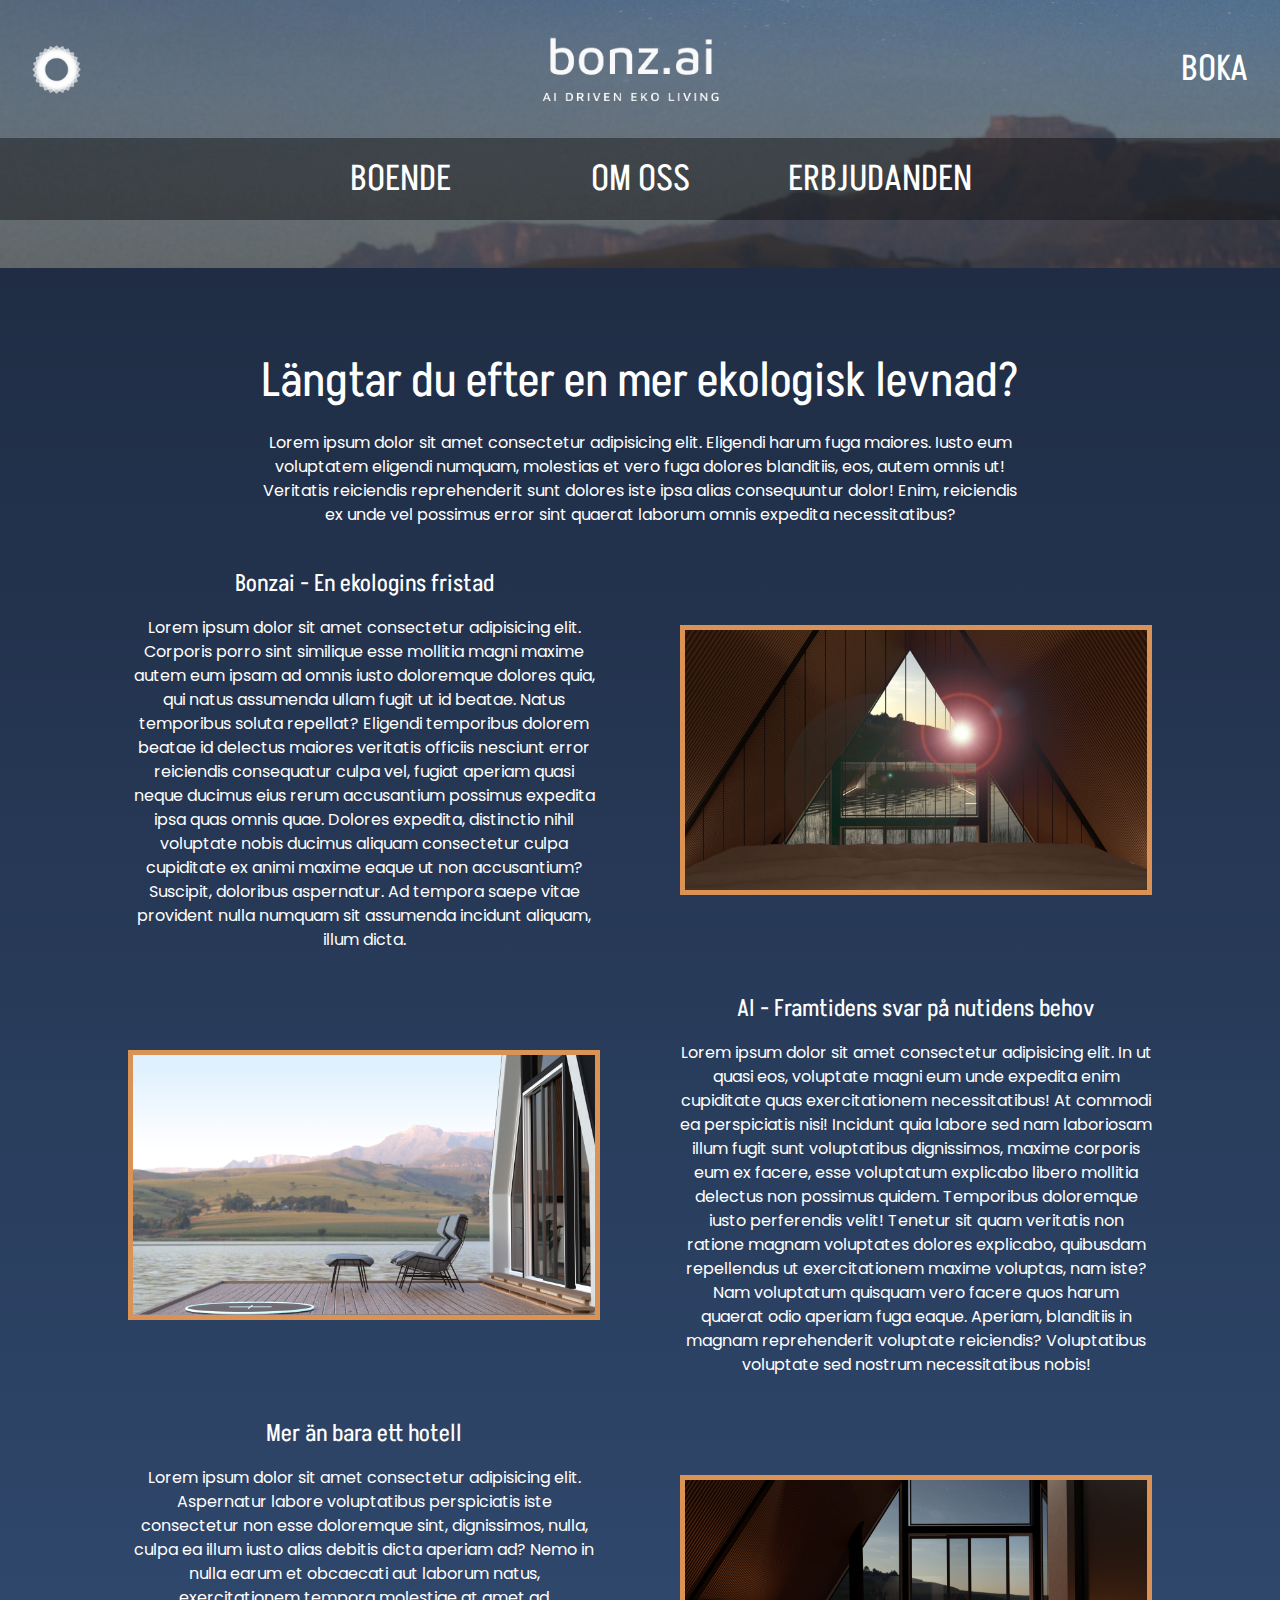
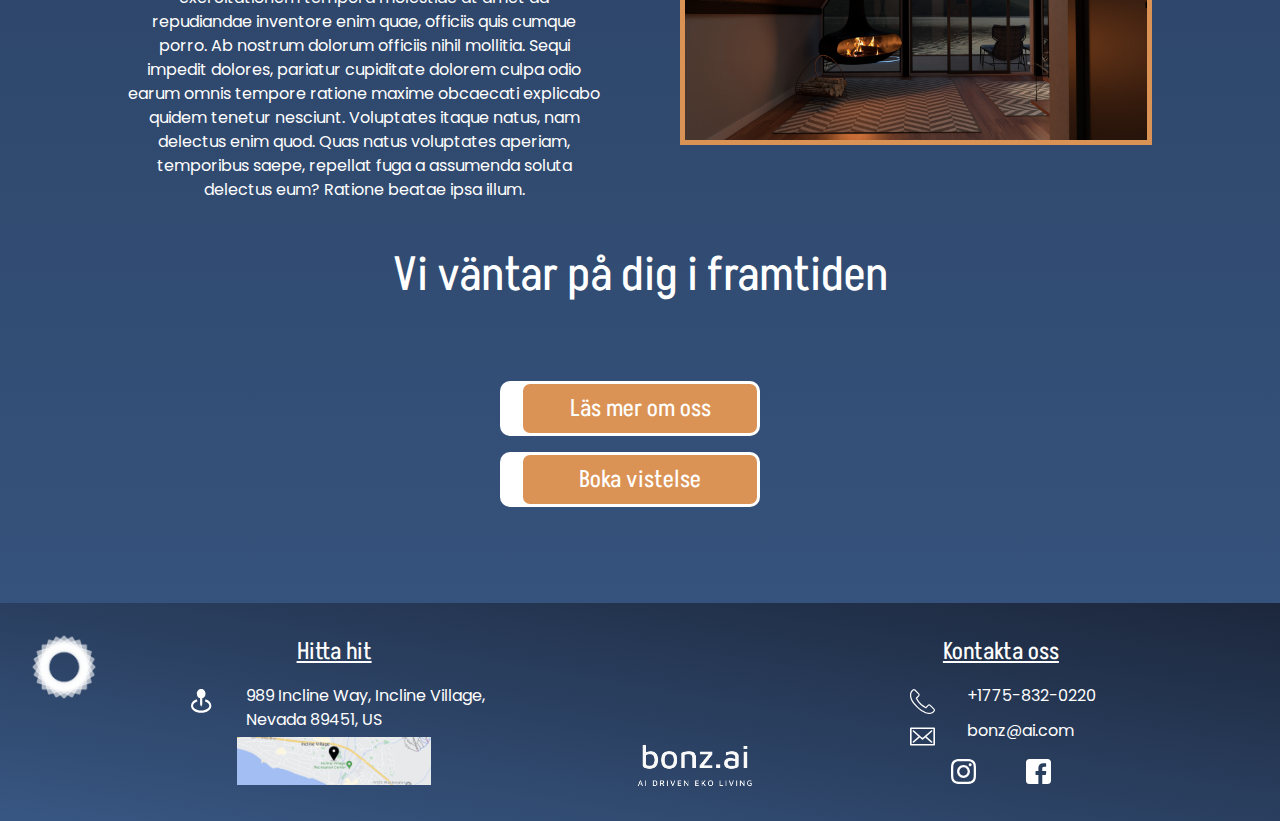
<file: html/index.html>
<!DOCTYPE html>
<html lang="en">
<head>
    <meta charset="UTF-8">
    <meta http-equiv="X-UA-Compatible" content="IE=edge">
    <meta name="viewport" content="width=device-width, initial-scale=1.0">
    <title>Bonz.ai</title>
    <link rel="stylesheet" href="../css/style.css">
    <link href='https://fonts.googleapis.com/css?family=Akshar' rel='stylesheet'>
    <link href='https://fonts.googleapis.com/css?family=Poppins' rel='stylesheet'>
</head>
<body>
    <header>
        <section class="header__top">
            <img src="../css/imgs/logo/bonz.ai-logo-white-symbol.png" alt="" class="desktop-header">
            <img src="../css/imgs/logo/bonz.ai-logo-white-portrait-full.png" alt="" class="desktop-header">
            <img src="../css/imgs/logo/bonz.ai-logo-white-landscape.png" alt="" class="mobile-header">
            <a href="bookform.html">BOKA</a>
        </section>
        <nav class="header__nav">
            <a href="">BOENDE</a>
            <a href="aboutpage.html">OM OSS</a>
            <a href="">ERBJUDANDEN</a>
        </nav>
    </header>
    <main class="index-main">
        <section class="index-main__text-snippet">
            <h1>Längtar du efter en mer ekologisk levnad?</h1>
            <p>Lorem ipsum dolor sit amet consectetur adipisicing elit. Eligendi harum fuga maiores. Iusto eum voluptatem eligendi numquam, molestias et vero fuga dolores blanditiis, eos, autem omnis ut! Veritatis reiciendis reprehenderit sunt dolores iste ipsa alias consequuntur dolor! Enim, reiciendis ex unde vel possimus error sint quaerat laborum omnis expedita necessitatibus?</p>
        </section>
        <section class="index-main__text-snippet">
            <h2>Bonzai - En ekologins fristad</h2>
            <p>Lorem ipsum dolor sit amet consectetur adipisicing elit. Corporis porro sint similique esse mollitia magni maxime autem eum ipsam ad omnis iusto doloremque dolores quia, qui natus assumenda ullam fugit ut id beatae. Natus temporibus soluta repellat? Eligendi temporibus dolorem beatae id delectus maiores veritatis officiis nesciunt error reiciendis consequatur culpa vel, fugiat aperiam quasi neque ducimus eius rerum accusantium possimus expedita ipsa quas omnis quae. Dolores expedita, distinctio nihil voluptate nobis ducimus aliquam consectetur culpa cupiditate ex animi maxime eaque ut non accusantium? Suscipit, doloribus aspernatur. Ad tempora saepe vitae provident nulla numquam sit assumenda incidunt aliquam, illum dicta.</p>
        </section>
        <img src="../css/imgs/photos/03-night.jpg" alt="">
        <img src="../css/imgs/photos/09-day.jpg" alt="">
        <section class="index-main__text-snippet">
            <h2>AI - Framtidens svar på nutidens behov</h2>
            <p>Lorem ipsum dolor sit amet consectetur adipisicing elit. In ut quasi eos, voluptate magni eum unde expedita enim cupiditate quas exercitationem necessitatibus! At commodi ea perspiciatis nisi! Incidunt quia labore sed nam laboriosam illum fugit sunt voluptatibus dignissimos, maxime corporis eum ex facere, esse voluptatum explicabo libero mollitia delectus non possimus quidem. Temporibus doloremque iusto perferendis velit! Tenetur sit quam veritatis non ratione magnam voluptates dolores explicabo, quibusdam repellendus ut exercitationem maxime voluptas, nam iste? Nam voluptatum quisquam vero facere quos harum quaerat odio aperiam fuga eaque. Aperiam, blanditiis in magnam reprehenderit voluptate reiciendis? Voluptatibus voluptate sed nostrum necessitatibus nobis!</p>
        </section>
        <section class="index-main__text-snippet">
            <h2>Mer än bara ett hotell</h2>
            <p>Lorem ipsum dolor sit amet consectetur adipisicing elit. Aspernatur labore voluptatibus perspiciatis iste consectetur non esse doloremque sint, dignissimos, nulla, culpa ea illum iusto alias debitis dicta aperiam ad? Nemo in nulla earum et obcaecati aut laborum natus, exercitationem tempora molestiae at amet ad repudiandae inventore enim quae, officiis quis cumque porro. Ab nostrum dolorum officiis nihil mollitia. Sequi impedit dolores, pariatur cupiditate dolorem culpa odio earum omnis tempore ratione maxime obcaecati explicabo quidem tenetur nesciunt. Voluptates itaque natus, nam delectus enim quod. Quas natus voluptates aperiam, temporibus saepe, repellat fuga a assumenda soluta delectus eum? Ratione beatae ipsa illum.</p>
        </section>
        <img src="../css/imgs/photos/08-night.jpg" alt="">
        <h2>Vi väntar på dig i framtiden</h2>
        <section class="index-main__invites">
            <a href="aboutpage.html" class="secondary-btn">Läs mer om oss</a>
            <a href="bookform.html" class="secondary-btn">Boka vistelse</a>
        </section>
    </main>
    <footer>
        <img src="../css/imgs/logo/bonz.ai-logo-white-symbol.png" alt="">
        <section class="footer__infos">
            <h2>Hitta hit</h2>
            <section class="footer__info-icon">
                <svg width="21" height="24" viewBox="0 0 21 24" fill="none" xmlns="http://www.w3.org/2000/svg">
                    <path d="M10.1752 17.8371L11.2654 15.4588V9.34424C13.1416 8.8127 14.536 6.96597 14.536 4.75655C14.536 2.13331 12.5802 0 10.1752 0C7.77025 0 5.81445 2.13331 5.81445 4.75655C5.81445 6.96597 7.20881 8.8127 9.08502 9.34424V15.4588L10.1752 17.8371Z" fill="white"/>
                    <path d="M14.5168 10.1945L13.9745 12.4853C16.6109 13.336 18.3152 14.9721 18.3152 16.6546C18.3152 18.9026 14.9727 21.4072 10.1751 21.4072C5.37754 21.4072 2.03502 18.9026 2.03502 16.6546C2.03502 14.9721 3.73935 13.336 6.37674 12.4841L5.83441 10.1934C2.23547 11.3554 0 13.8303 0 16.6546C0 20.6515 4.46992 23.7835 10.1751 23.7835C15.8803 23.7835 20.3502 20.6515 20.3502 16.6546C20.3502 13.8303 18.1147 11.3554 14.5168 10.1945Z" fill="white"/>
                </svg>
                <p>989 Incline Way, Incline Village, <br>Nevada 89451, US</p>
            </section>
            <img src="../css/imgs/Skärmavbild 2022-09-26 kl. 15.07 1.png" alt="" class="map">
        </section>
        <img src="../css/imgs/logo/bonz.ai-logo-white-portrait-full.png" alt="">
        <section class="footer__infos">
            <h2>Kontakta oss</h2>
            <section class="footer__info-icon">
                <svg version="1.1" id="Capa_1" xmlns="http://www.w3.org/2000/svg" xmlns:xlink="http://www.w3.org/1999/xlink" x="0px" y="0px" viewBox="0 0 202.592 202.592" style="enable-background:new 0 0 202.592 202.592;" xml:space="preserve">
                    <g>
                        <path d="M198.048,160.105l-31.286-31.29c-6.231-6.206-16.552-6.016-23.001,0.433l-15.761,15.761
                        c-0.995-0.551-2.026-1.124-3.11-1.732c-9.953-5.515-23.577-13.074-37.914-27.421C72.599,101.48,65.03,87.834,59.5,77.874
                        c-0.587-1.056-1.145-2.072-1.696-3.038l10.579-10.565l5.2-5.207c6.46-6.46,6.639-16.778,0.419-23.001L42.715,4.769
                        c-6.216-6.216-16.541-6.027-23.001,0.433l-8.818,8.868l0.243,0.24c-2.956,3.772-5.429,8.124-7.265,12.816
                        c-1.696,4.466-2.752,8.729-3.235,12.998c-4.13,34.25,11.52,65.55,53.994,108.028c58.711,58.707,106.027,54.273,108.067,54.055
                        c4.449-0.53,8.707-1.593,13.038-3.275c4.652-1.818,9.001-4.284,12.769-7.233l0.193,0.168l8.933-8.747
                        C204.079,176.661,204.265,166.343,198.048,160.105z M190.683,176.164l-3.937,3.93l-1.568,1.507
                        c-2.469,2.387-6.743,5.74-12.984,8.181c-3.543,1.364-7.036,2.24-10.59,2.663c-0.447,0.043-44.95,3.84-100.029-51.235
                        C14.743,94.38,7.238,67.395,10.384,41.259c0.394-3.464,1.263-6.95,2.652-10.593c2.462-6.277,5.812-10.547,8.181-13.02l5.443-5.497
                        c2.623-2.63,6.714-2.831,9.112-0.433l31.286,31.286c2.394,2.401,2.205,6.492-0.422,9.13L45.507,73.24l1.95,3.282
                        c1.084,1.829,2.23,3.879,3.454,6.106c5.812,10.482,13.764,24.83,29.121,40.173c15.317,15.325,29.644,23.27,40.094,29.067
                        c2.258,1.249,4.32,2.398,6.17,3.5l3.289,1.95l21.115-21.122c2.634-2.623,6.739-2.817,9.137-0.426l31.272,31.279
                        C193.5,169.446,193.31,173.537,190.683,176.164z"/>
                    </g>
                </svg>
                <p>+1775-832-0220</p>
            </section>
            <section class="footer__info-icon">
                <svg version="1.1" id="Layer_1" xmlns="http://www.w3.org/2000/svg" xmlns:xlink="http://www.w3.org/1999/xlink" x="0px" y="0px" viewBox="0 0 455.861 455.861" style="enable-background:new 0 0 455.861 455.861;" xml:space="preserve">
                <g>
                    <path d="M52.616,139.032l102.427,88.898L52.616,316.828c-6.162,5.349-6.823,14.68-1.474,20.843
                            c5.349,6.162,14.68,6.821,20.842,1.474l105.6-91.651l40.663,35.292c2.778,2.411,6.231,3.616,9.684,3.616s6.906-1.205,9.684-3.616
                            l40.663-35.292l105.6,91.651c6.162,5.348,15.493,4.688,20.842-1.474c5.349-6.163,4.688-15.494-1.474-20.843L300.819,227.93
                            l102.427-88.898c6.163-5.349,6.823-14.68,1.474-20.843c-5.349-6.163-14.682-6.822-20.842-1.474
                            c-8.592,7.457-146.799,127.408-155.947,135.348c-9.151-7.942-147.358-127.893-155.947-135.348
                            c-6.162-5.348-15.494-4.687-20.842,1.474C45.793,124.352,46.454,133.683,52.616,139.032z"/>
                    <path d="M441.088,63.154H14.774C6.615,63.154,0,69.77,0,77.929v300.003c0,8.16,6.615,14.774,14.774,14.774h426.313
                            c8.16,0,14.774-6.614,14.774-14.774V77.929C455.862,69.77,449.248,63.154,441.088,63.154z M426.314,363.157h-0.001H29.549V92.703
                            h396.765V363.157z"/>
                </g>
                </svg>
                <p>bonz@ai.com</p>
            </section>
            <section class="social-media-icons">
                <svg viewBox="0 0 256 256" version="1.1" xmlns="http://www.w3.org/2000/svg" xmlns:xlink="http://www.w3.org/1999/xlink" preserveAspectRatio="xMidYMid">
                    <g>
                        <path d="M127.999746,23.06353 C162.177385,23.06353 166.225393,23.1936027 179.722476,23.8094161 C192.20235,24.3789926 198.979853,26.4642218 203.490736,28.2166477 C209.464938,30.5386501 213.729395,33.3128586 218.208268,37.7917319 C222.687141,42.2706052 225.46135,46.5350617 227.782844,52.5092638 C229.535778,57.0201472 231.621007,63.7976504 232.190584,76.277016 C232.806397,89.7746075 232.93647,93.8226147 232.93647,128.000254 C232.93647,162.177893 232.806397,166.225901 232.190584,179.722984 C231.621007,192.202858 229.535778,198.980361 227.782844,203.491244 C225.46135,209.465446 222.687141,213.729903 218.208268,218.208776 C213.729395,222.687649 209.464938,225.461858 203.490736,227.783352 C198.979853,229.536286 192.20235,231.621516 179.722476,232.191092 C166.227425,232.806905 162.179418,232.936978 127.999746,232.936978 C93.8200742,232.936978 89.772067,232.806905 76.277016,232.191092 C63.7971424,231.621516 57.0196391,229.536286 52.5092638,227.783352 C46.5345536,225.461858 42.2700971,222.687649 37.7912238,218.208776 C33.3123505,213.729903 30.538142,209.465446 28.2166477,203.491244 C26.4637138,198.980361 24.3784845,192.202858 23.808908,179.723492 C23.1930946,166.225901 23.0630219,162.177893 23.0630219,128.000254 C23.0630219,93.8226147 23.1930946,89.7746075 23.808908,76.2775241 C24.3784845,63.7976504 26.4637138,57.0201472 28.2166477,52.5092638 C30.538142,46.5350617 33.3123505,42.2706052 37.7912238,37.7917319 C42.2700971,33.3128586 46.5345536,30.5386501 52.5092638,28.2166477 C57.0196391,26.4642218 63.7971424,24.3789926 76.2765079,23.8094161 C89.7740994,23.1936027 93.8221066,23.06353 127.999746,23.06353 M127.999746,0 C93.2367791,0 88.8783247,0.147348072 75.2257637,0.770274749 C61.601148,1.39218523 52.2968794,3.55566141 44.1546281,6.72008828 C35.7374966,9.99121548 28.5992446,14.3679613 21.4833489,21.483857 C14.3674532,28.5997527 9.99070739,35.7380046 6.71958019,44.1551362 C3.55515331,52.2973875 1.39167714,61.6016561 0.769766653,75.2262718 C0.146839975,88.8783247 0,93.2372872 0,128.000254 C0,162.763221 0.146839975,167.122183 0.769766653,180.774236 C1.39167714,194.398852 3.55515331,203.703121 6.71958019,211.845372 C9.99070739,220.261995 14.3674532,227.400755 21.4833489,234.516651 C28.5992446,241.632547 35.7374966,246.009293 44.1546281,249.28042 C52.2968794,252.444847 61.601148,254.608323 75.2257637,255.230233 C88.8783247,255.85316 93.2367791,256 127.999746,256 C162.762713,256 167.121675,255.85316 180.773728,255.230233 C194.398344,254.608323 203.702613,252.444847 211.844864,249.28042 C220.261995,246.009293 227.400247,241.632547 234.516143,234.516651 C241.632039,227.400755 246.008785,220.262503 249.279912,211.845372 C252.444339,203.703121 254.607815,194.398852 255.229725,180.774236 C255.852652,167.122183 256,162.763221 256,128.000254 C256,93.2372872 255.852652,88.8783247 255.229725,75.2262718 C254.607815,61.6016561 252.444339,52.2973875 249.279912,44.1551362 C246.008785,35.7380046 241.632039,28.5997527 234.516143,21.483857 C227.400247,14.3679613 220.261995,9.99121548 211.844864,6.72008828 C203.702613,3.55566141 194.398344,1.39218523 180.773728,0.770274749 C167.121675,0.147348072 162.762713,0 127.999746,0 Z M127.999746,62.2703115 C91.698262,62.2703115 62.2698034,91.69877 62.2698034,128.000254 C62.2698034,164.301738 91.698262,193.730197 127.999746,193.730197 C164.30123,193.730197 193.729689,164.301738 193.729689,128.000254 C193.729689,91.69877 164.30123,62.2703115 127.999746,62.2703115 Z M127.999746,170.667175 C104.435741,170.667175 85.3328252,151.564259 85.3328252,128.000254 C85.3328252,104.436249 104.435741,85.3333333 127.999746,85.3333333 C151.563751,85.3333333 170.666667,104.436249 170.666667,128.000254 C170.666667,151.564259 151.563751,170.667175 127.999746,170.667175 Z M211.686338,59.6734287 C211.686338,68.1566129 204.809755,75.0337031 196.326571,75.0337031 C187.843387,75.0337031 180.966297,68.1566129 180.966297,59.6734287 C180.966297,51.1902445 187.843387,44.3136624 196.326571,44.3136624 C204.809755,44.3136624 211.686338,51.1902445 211.686338,59.6734287 Z"></path>
                    </g>
                </svg>
                <svg version="1.1" id="Layer_1" xmlns="http://www.w3.org/2000/svg" xmlns:xlink="http://www.w3.org/1999/xlink" x="0px" y="0px" viewBox="0 0 408.788 408.788" style="enable-background:new 0 0 408.788 408.788;" xml:space="preserve">
                    <path d="M353.701,0H55.087C24.665,0,0.002,24.662,0.002,55.085v298.616c0,30.423,24.662,55.085,55.085,55.085
                        h147.275l0.251-146.078h-37.951c-4.932,0-8.935-3.988-8.954-8.92l-0.182-47.087c-0.019-4.959,3.996-8.989,8.955-8.989h37.882
                        v-45.498c0-52.8,32.247-81.55,79.348-81.55h38.65c4.945,0,8.955,4.009,8.955,8.955v39.704c0,4.944-4.007,8.952-8.95,8.955
                        l-23.719,0.011c-25.615,0-30.575,12.172-30.575,30.035v39.389h56.285c5.363,0,9.524,4.683,8.892,10.009l-5.581,47.087
                        c-0.534,4.506-4.355,7.901-8.892,7.901h-50.453l-0.251,146.078h87.631c30.422,0,55.084-24.662,55.084-55.084V55.085
                        C408.786,24.662,384.124,0,353.701,0z"/>
                </svg>
            </section>
        </section>
    </footer>
</body>
</html>
</file>
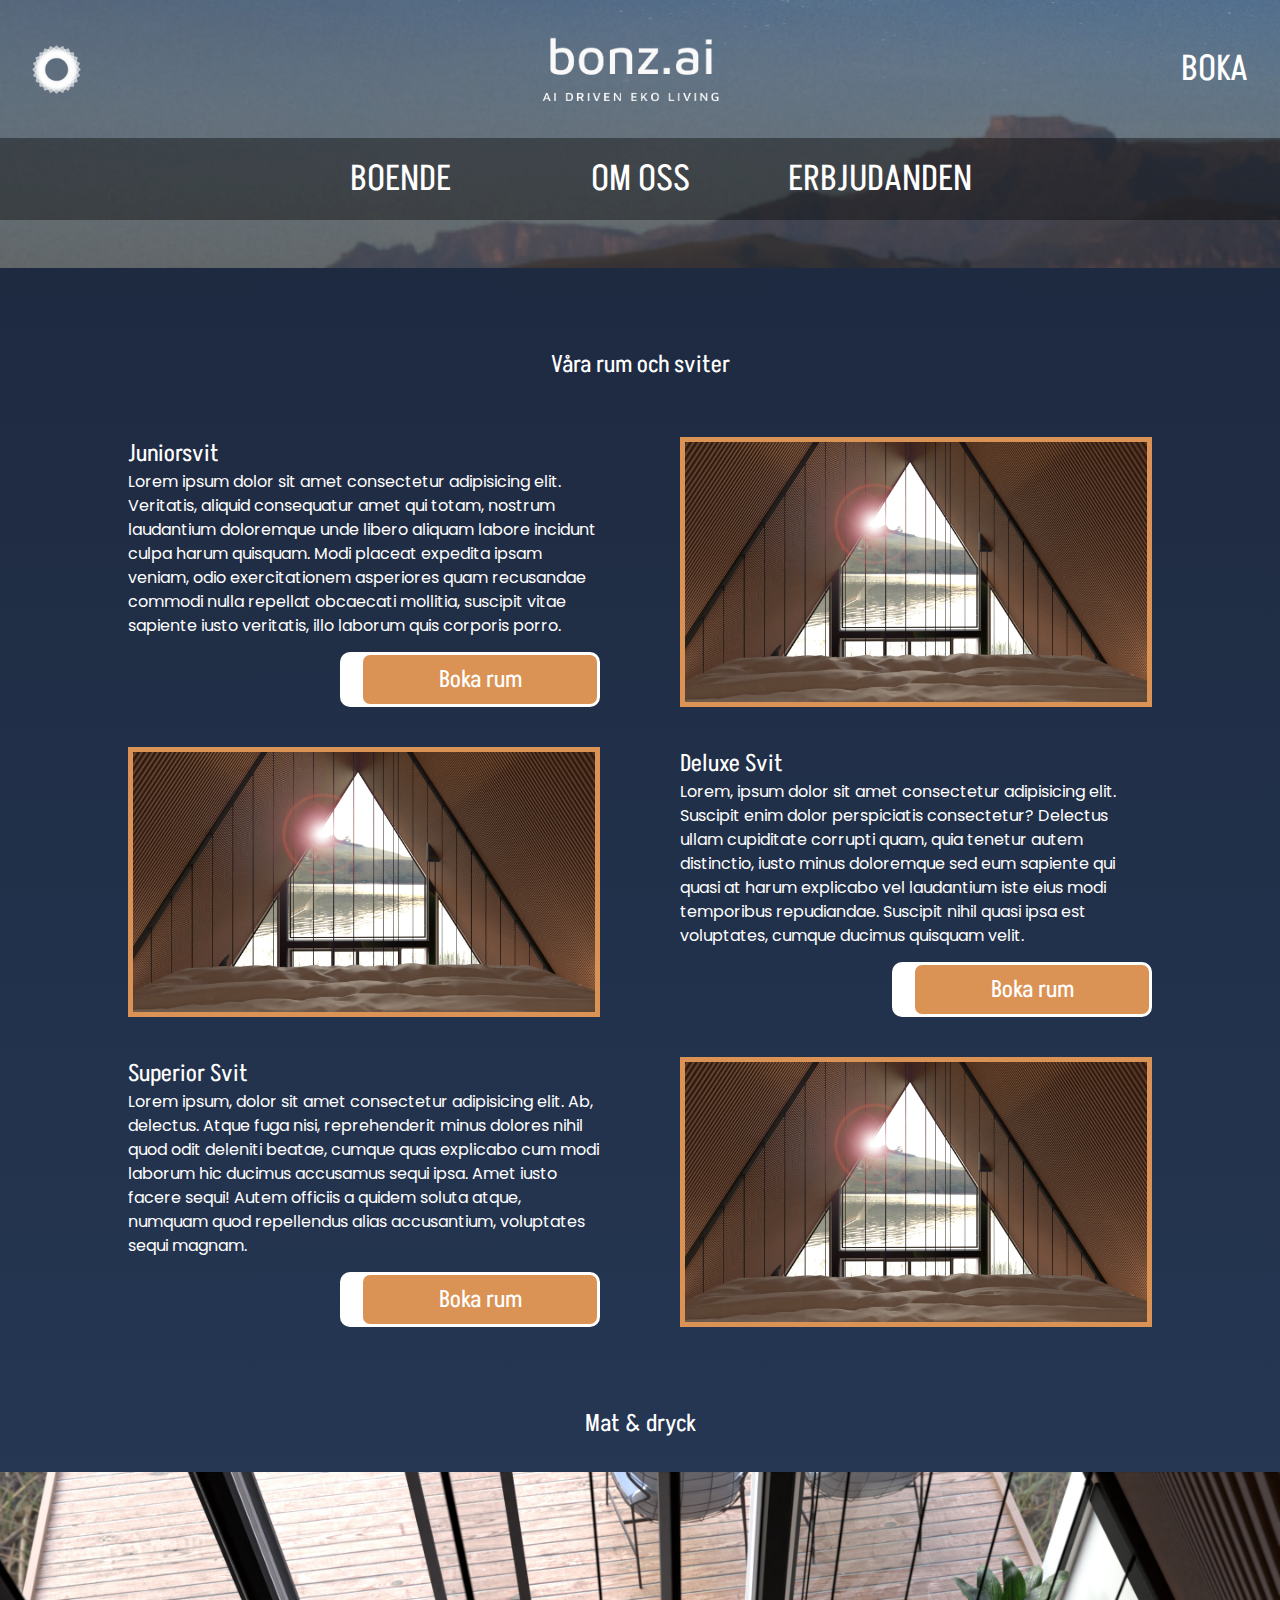
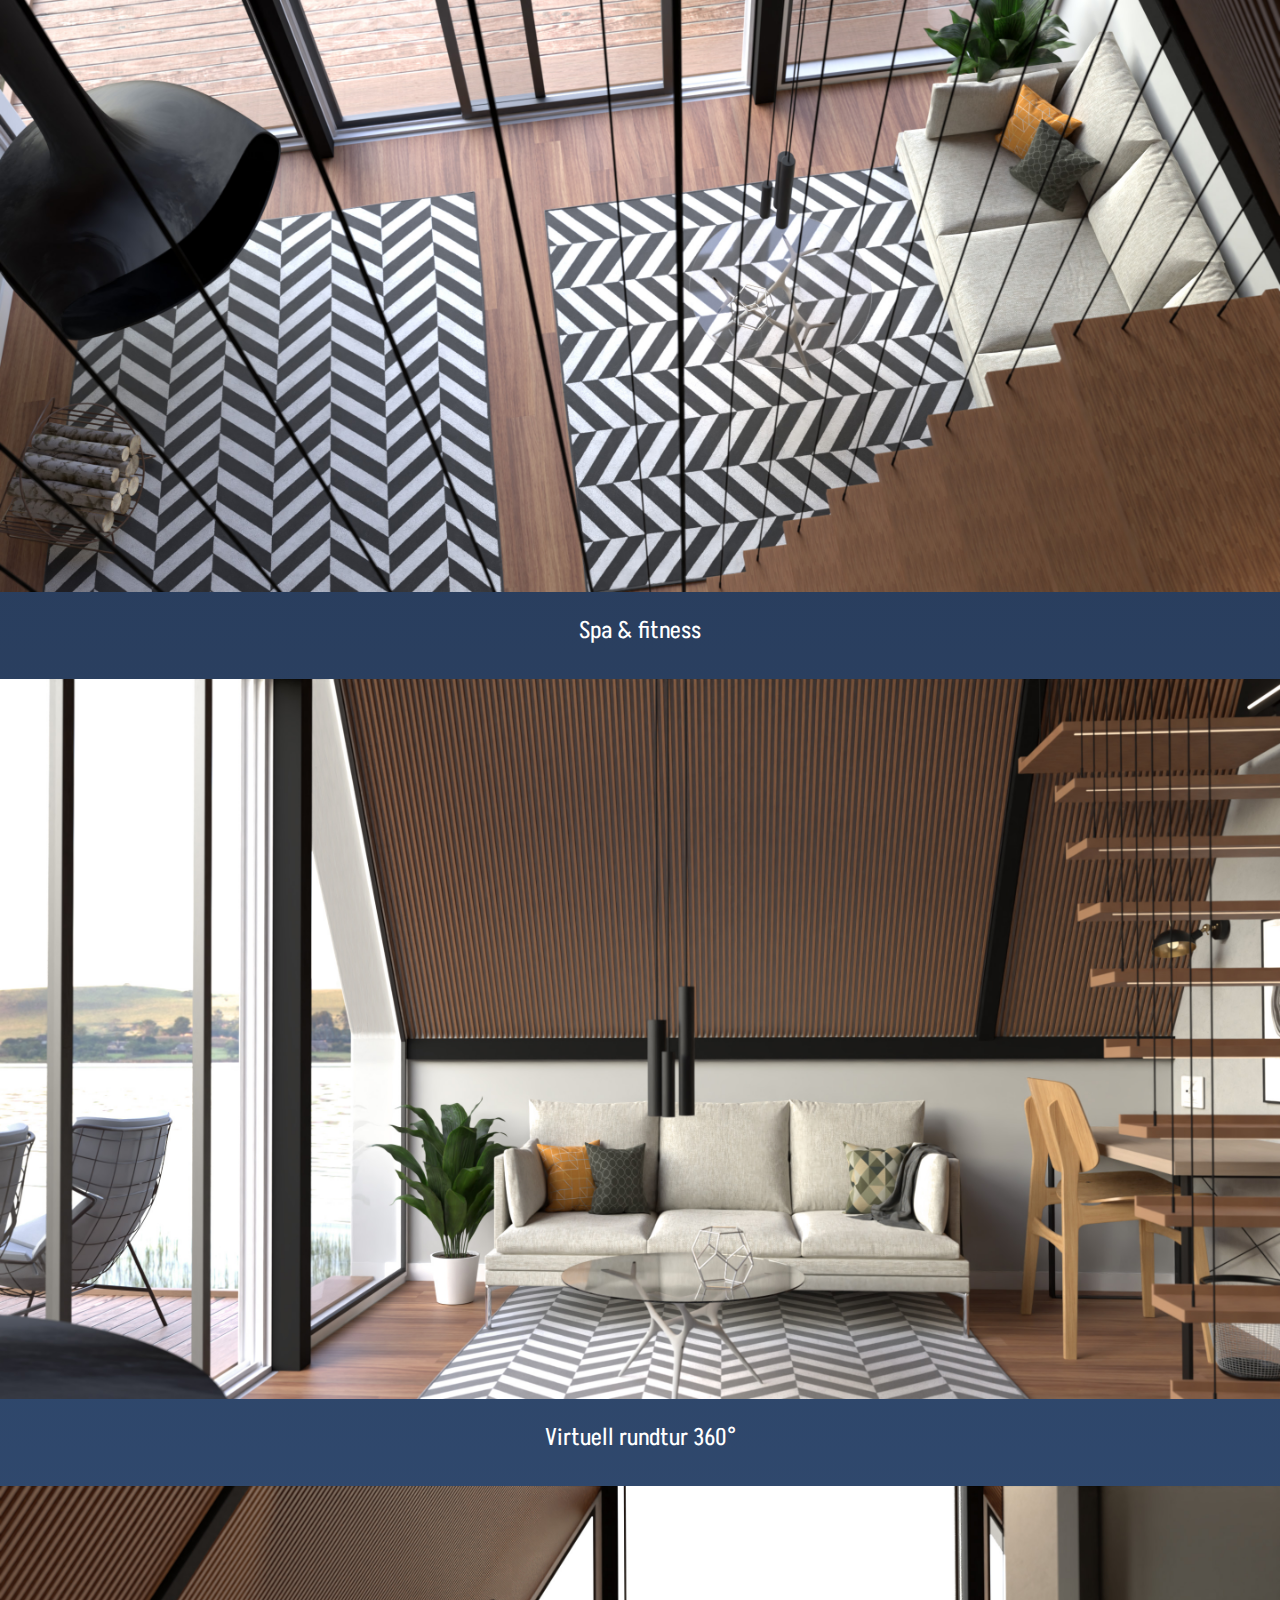
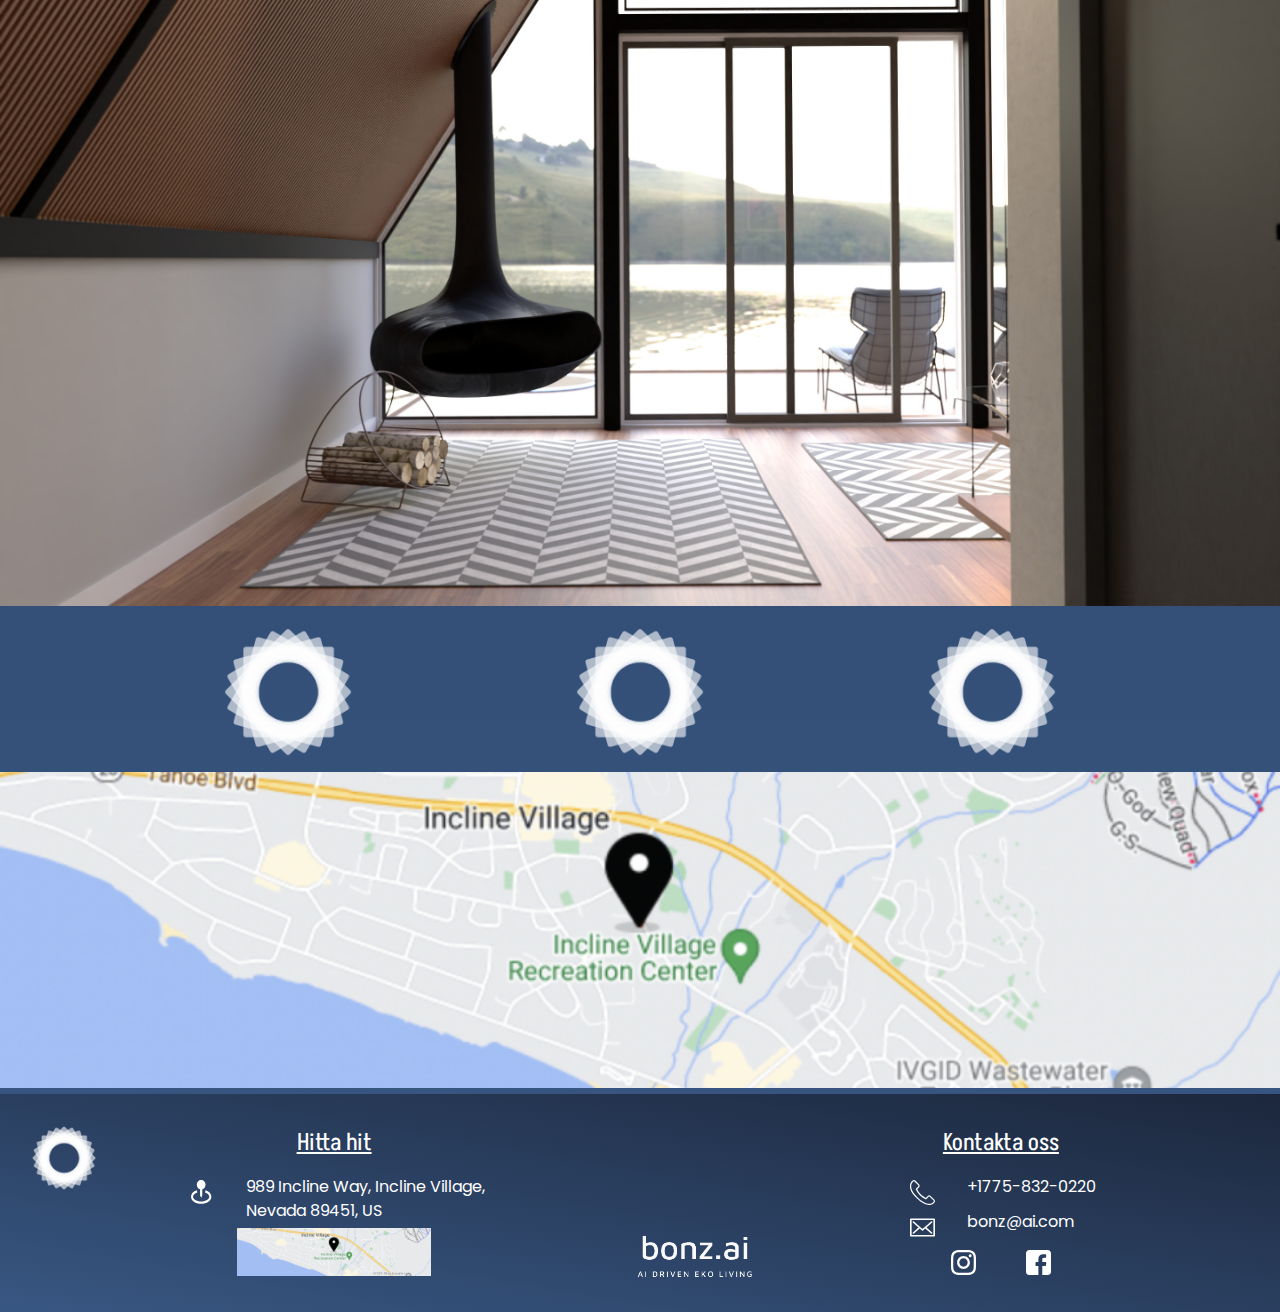
<file: html/aboutpage.html>
<!DOCTYPE html>
<html lang="en">
<head>
    <meta charset="UTF-8">
    <meta http-equiv="X-UA-Compatible" content="IE=edge">
    <meta name="viewport" content="width=device-width, initial-scale=1.0">
    <title>Om Bonz.ai</title>
    <link rel="stylesheet" href="../css/style.css">
    <link href='https://fonts.googleapis.com/css?family=Akshar' rel='stylesheet'>
    <link href='https://fonts.googleapis.com/css?family=Poppins' rel='stylesheet'>
</head>
<body>
    <header>
        <section class="header__top">
            <img src="../css/imgs/logo/bonz.ai-logo-white-symbol.png" alt="" class="desktop-header">
            <img src="../css/imgs/logo/bonz.ai-logo-white-portrait-full.png" alt="" class="desktop-header">
            <img src="../css/imgs/logo/bonz.ai-logo-white-landscape.png" alt="" class="mobile-header">
            <a href="bookform.html">BOKA</a>
        </section>
        <nav class="header__nav">
            <a href="">BOENDE</a>
            <a href="aboutpage.html">OM OSS</a>
            <a href="">ERBJUDANDEN</a>
        </nav>
    </header>
    <main class="main-about">
        <section class="main-about-grid">
            <h2>Våra rum och sviter</h2>
            <article class="main-about-grid__suite-text">
                <h3>Juniorsvit</h3>
                <p>Lorem ipsum dolor sit amet consectetur adipisicing elit. Veritatis, aliquid consequatur amet qui totam, nostrum laudantium doloremque unde libero aliquam labore incidunt culpa harum quisquam. Modi placeat expedita ipsam veniam, odio exercitationem asperiores quam recusandae commodi nulla repellat obcaecati mollitia, suscipit vitae sapiente iusto veritatis, illo laborum quis corporis porro.</p>
                <a href="bookform.html" class="secondary-btn">Boka rum</a>
            </article>
            <img src="../css/imgs/photos/03-day.jpg" alt="">
            <img src="../css/imgs/photos/03-day.jpg" alt="">
            <article class="main-about-grid__suite-text">
                <h3>Deluxe Svit</h3>
                <p>Lorem, ipsum dolor sit amet consectetur adipisicing elit. Suscipit enim dolor perspiciatis consectetur? Delectus ullam cupiditate corrupti quam, quia tenetur autem distinctio, iusto minus doloremque sed eum sapiente qui quasi at harum explicabo vel laudantium iste eius modi temporibus repudiandae. Suscipit nihil quasi ipsa est voluptates, cumque ducimus quisquam velit.</p>
                <a href="bookform.html" class="secondary-btn">Boka rum</a>
            </article>
            <article class="main-about-grid__suite-text">
                <h3>Superior Svit</h3>
                <p>Lorem ipsum, dolor sit amet consectetur adipisicing elit. Ab, delectus. Atque fuga nisi, reprehenderit minus dolores nihil quod odit deleniti beatae, cumque quas explicabo cum modi laborum hic ducimus accusamus sequi ipsa. Amet iusto facere sequi! Autem officiis a quidem soluta atque, numquam quod repellendus alias accusantium, voluptates sequi magnam.</p>
                <a href="bookform.html" class="secondary-btn">Boka rum</a>
            </article>
            <img src="../css/imgs/photos/03-day.jpg" alt="">
        </section>
        <section class="main-about-offgrid">
            <h2>Mat & dryck</h2>
            <img src="../css/imgs/photos/07-day.jpg" alt="" class="full-width-img">
            <h2>Spa & fitness</h2>
            <img src="../css/imgs/photos/05-day.jpg" alt="" class="full-width-img">
            <h2>Virtuell rundtur 360&#176;</h2>
            <img src="../css/imgs/photos/08-day.jpg" alt="" class="full-width-img">
            <section class="main-about-offgrid__random-logos">
                <img src="../css/imgs/logo/bonz.ai-logo-white-symbol.png" alt="">
                <img src="../css/imgs/logo/bonz.ai-logo-white-symbol.png" alt="">
                <img src="../css/imgs/logo/bonz.ai-logo-white-symbol.png" alt="">
            </section>
            <img src="../css/imgs/Skärmavbild 2022-09-26 kl. 15.07 1.png" alt="" class="full-width-img">
        </section>
    </main>
    <footer>
        <img src="../css/imgs/logo/bonz.ai-logo-white-symbol.png" alt="">
        <section class="footer__infos">
            <h2>Hitta hit</h2>
            <section class="footer__info-icon">
                <svg width="21" height="24" viewBox="0 0 21 24" fill="none" xmlns="http://www.w3.org/2000/svg">
                    <path d="M10.1752 17.8371L11.2654 15.4588V9.34424C13.1416 8.8127 14.536 6.96597 14.536 4.75655C14.536 2.13331 12.5802 0 10.1752 0C7.77025 0 5.81445 2.13331 5.81445 4.75655C5.81445 6.96597 7.20881 8.8127 9.08502 9.34424V15.4588L10.1752 17.8371Z" fill="white"/>
                    <path d="M14.5168 10.1945L13.9745 12.4853C16.6109 13.336 18.3152 14.9721 18.3152 16.6546C18.3152 18.9026 14.9727 21.4072 10.1751 21.4072C5.37754 21.4072 2.03502 18.9026 2.03502 16.6546C2.03502 14.9721 3.73935 13.336 6.37674 12.4841L5.83441 10.1934C2.23547 11.3554 0 13.8303 0 16.6546C0 20.6515 4.46992 23.7835 10.1751 23.7835C15.8803 23.7835 20.3502 20.6515 20.3502 16.6546C20.3502 13.8303 18.1147 11.3554 14.5168 10.1945Z" fill="white"/>
                </svg>
                <p>989 Incline Way, Incline Village, <br>Nevada 89451, US</p>
            </section>
            <img src="../css/imgs/Skärmavbild 2022-09-26 kl. 15.07 1.png" alt="" class="map">
        </section>
        <img src="../css/imgs/logo/bonz.ai-logo-white-portrait-full.png" alt="">
        <section class="footer__infos">
            <h2>Kontakta oss</h2>
            <section class="footer__info-icon">
                <svg version="1.1" id="Capa_1" xmlns="http://www.w3.org/2000/svg" xmlns:xlink="http://www.w3.org/1999/xlink" x="0px" y="0px" viewBox="0 0 202.592 202.592" style="enable-background:new 0 0 202.592 202.592;" xml:space="preserve">
                    <g>
                        <path d="M198.048,160.105l-31.286-31.29c-6.231-6.206-16.552-6.016-23.001,0.433l-15.761,15.761
                        c-0.995-0.551-2.026-1.124-3.11-1.732c-9.953-5.515-23.577-13.074-37.914-27.421C72.599,101.48,65.03,87.834,59.5,77.874
                        c-0.587-1.056-1.145-2.072-1.696-3.038l10.579-10.565l5.2-5.207c6.46-6.46,6.639-16.778,0.419-23.001L42.715,4.769
                        c-6.216-6.216-16.541-6.027-23.001,0.433l-8.818,8.868l0.243,0.24c-2.956,3.772-5.429,8.124-7.265,12.816
                        c-1.696,4.466-2.752,8.729-3.235,12.998c-4.13,34.25,11.52,65.55,53.994,108.028c58.711,58.707,106.027,54.273,108.067,54.055
                        c4.449-0.53,8.707-1.593,13.038-3.275c4.652-1.818,9.001-4.284,12.769-7.233l0.193,0.168l8.933-8.747
                        C204.079,176.661,204.265,166.343,198.048,160.105z M190.683,176.164l-3.937,3.93l-1.568,1.507
                        c-2.469,2.387-6.743,5.74-12.984,8.181c-3.543,1.364-7.036,2.24-10.59,2.663c-0.447,0.043-44.95,3.84-100.029-51.235
                        C14.743,94.38,7.238,67.395,10.384,41.259c0.394-3.464,1.263-6.95,2.652-10.593c2.462-6.277,5.812-10.547,8.181-13.02l5.443-5.497
                        c2.623-2.63,6.714-2.831,9.112-0.433l31.286,31.286c2.394,2.401,2.205,6.492-0.422,9.13L45.507,73.24l1.95,3.282
                        c1.084,1.829,2.23,3.879,3.454,6.106c5.812,10.482,13.764,24.83,29.121,40.173c15.317,15.325,29.644,23.27,40.094,29.067
                        c2.258,1.249,4.32,2.398,6.17,3.5l3.289,1.95l21.115-21.122c2.634-2.623,6.739-2.817,9.137-0.426l31.272,31.279
                        C193.5,169.446,193.31,173.537,190.683,176.164z"/>
                    </g>
                </svg>
                <p>+1775-832-0220</p>
            </section>
            <section class="footer__info-icon">
                <svg version="1.1" id="Layer_1" xmlns="http://www.w3.org/2000/svg" xmlns:xlink="http://www.w3.org/1999/xlink" x="0px" y="0px" viewBox="0 0 455.861 455.861" style="enable-background:new 0 0 455.861 455.861;" xml:space="preserve">
                <g>
                    <path d="M52.616,139.032l102.427,88.898L52.616,316.828c-6.162,5.349-6.823,14.68-1.474,20.843
                            c5.349,6.162,14.68,6.821,20.842,1.474l105.6-91.651l40.663,35.292c2.778,2.411,6.231,3.616,9.684,3.616s6.906-1.205,9.684-3.616
                            l40.663-35.292l105.6,91.651c6.162,5.348,15.493,4.688,20.842-1.474c5.349-6.163,4.688-15.494-1.474-20.843L300.819,227.93
                            l102.427-88.898c6.163-5.349,6.823-14.68,1.474-20.843c-5.349-6.163-14.682-6.822-20.842-1.474
                            c-8.592,7.457-146.799,127.408-155.947,135.348c-9.151-7.942-147.358-127.893-155.947-135.348
                            c-6.162-5.348-15.494-4.687-20.842,1.474C45.793,124.352,46.454,133.683,52.616,139.032z"/>
                    <path d="M441.088,63.154H14.774C6.615,63.154,0,69.77,0,77.929v300.003c0,8.16,6.615,14.774,14.774,14.774h426.313
                            c8.16,0,14.774-6.614,14.774-14.774V77.929C455.862,69.77,449.248,63.154,441.088,63.154z M426.314,363.157h-0.001H29.549V92.703
                            h396.765V363.157z"/>
                </g>
                </svg>
                <p>bonz@ai.com</p>
            </section>
            <section class="social-media-icons">
                <svg viewBox="0 0 256 256" version="1.1" xmlns="http://www.w3.org/2000/svg" xmlns:xlink="http://www.w3.org/1999/xlink" preserveAspectRatio="xMidYMid">
                    <g>
                        <path d="M127.999746,23.06353 C162.177385,23.06353 166.225393,23.1936027 179.722476,23.8094161 C192.20235,24.3789926 198.979853,26.4642218 203.490736,28.2166477 C209.464938,30.5386501 213.729395,33.3128586 218.208268,37.7917319 C222.687141,42.2706052 225.46135,46.5350617 227.782844,52.5092638 C229.535778,57.0201472 231.621007,63.7976504 232.190584,76.277016 C232.806397,89.7746075 232.93647,93.8226147 232.93647,128.000254 C232.93647,162.177893 232.806397,166.225901 232.190584,179.722984 C231.621007,192.202858 229.535778,198.980361 227.782844,203.491244 C225.46135,209.465446 222.687141,213.729903 218.208268,218.208776 C213.729395,222.687649 209.464938,225.461858 203.490736,227.783352 C198.979853,229.536286 192.20235,231.621516 179.722476,232.191092 C166.227425,232.806905 162.179418,232.936978 127.999746,232.936978 C93.8200742,232.936978 89.772067,232.806905 76.277016,232.191092 C63.7971424,231.621516 57.0196391,229.536286 52.5092638,227.783352 C46.5345536,225.461858 42.2700971,222.687649 37.7912238,218.208776 C33.3123505,213.729903 30.538142,209.465446 28.2166477,203.491244 C26.4637138,198.980361 24.3784845,192.202858 23.808908,179.723492 C23.1930946,166.225901 23.0630219,162.177893 23.0630219,128.000254 C23.0630219,93.8226147 23.1930946,89.7746075 23.808908,76.2775241 C24.3784845,63.7976504 26.4637138,57.0201472 28.2166477,52.5092638 C30.538142,46.5350617 33.3123505,42.2706052 37.7912238,37.7917319 C42.2700971,33.3128586 46.5345536,30.5386501 52.5092638,28.2166477 C57.0196391,26.4642218 63.7971424,24.3789926 76.2765079,23.8094161 C89.7740994,23.1936027 93.8221066,23.06353 127.999746,23.06353 M127.999746,0 C93.2367791,0 88.8783247,0.147348072 75.2257637,0.770274749 C61.601148,1.39218523 52.2968794,3.55566141 44.1546281,6.72008828 C35.7374966,9.99121548 28.5992446,14.3679613 21.4833489,21.483857 C14.3674532,28.5997527 9.99070739,35.7380046 6.71958019,44.1551362 C3.55515331,52.2973875 1.39167714,61.6016561 0.769766653,75.2262718 C0.146839975,88.8783247 0,93.2372872 0,128.000254 C0,162.763221 0.146839975,167.122183 0.769766653,180.774236 C1.39167714,194.398852 3.55515331,203.703121 6.71958019,211.845372 C9.99070739,220.261995 14.3674532,227.400755 21.4833489,234.516651 C28.5992446,241.632547 35.7374966,246.009293 44.1546281,249.28042 C52.2968794,252.444847 61.601148,254.608323 75.2257637,255.230233 C88.8783247,255.85316 93.2367791,256 127.999746,256 C162.762713,256 167.121675,255.85316 180.773728,255.230233 C194.398344,254.608323 203.702613,252.444847 211.844864,249.28042 C220.261995,246.009293 227.400247,241.632547 234.516143,234.516651 C241.632039,227.400755 246.008785,220.262503 249.279912,211.845372 C252.444339,203.703121 254.607815,194.398852 255.229725,180.774236 C255.852652,167.122183 256,162.763221 256,128.000254 C256,93.2372872 255.852652,88.8783247 255.229725,75.2262718 C254.607815,61.6016561 252.444339,52.2973875 249.279912,44.1551362 C246.008785,35.7380046 241.632039,28.5997527 234.516143,21.483857 C227.400247,14.3679613 220.261995,9.99121548 211.844864,6.72008828 C203.702613,3.55566141 194.398344,1.39218523 180.773728,0.770274749 C167.121675,0.147348072 162.762713,0 127.999746,0 Z M127.999746,62.2703115 C91.698262,62.2703115 62.2698034,91.69877 62.2698034,128.000254 C62.2698034,164.301738 91.698262,193.730197 127.999746,193.730197 C164.30123,193.730197 193.729689,164.301738 193.729689,128.000254 C193.729689,91.69877 164.30123,62.2703115 127.999746,62.2703115 Z M127.999746,170.667175 C104.435741,170.667175 85.3328252,151.564259 85.3328252,128.000254 C85.3328252,104.436249 104.435741,85.3333333 127.999746,85.3333333 C151.563751,85.3333333 170.666667,104.436249 170.666667,128.000254 C170.666667,151.564259 151.563751,170.667175 127.999746,170.667175 Z M211.686338,59.6734287 C211.686338,68.1566129 204.809755,75.0337031 196.326571,75.0337031 C187.843387,75.0337031 180.966297,68.1566129 180.966297,59.6734287 C180.966297,51.1902445 187.843387,44.3136624 196.326571,44.3136624 C204.809755,44.3136624 211.686338,51.1902445 211.686338,59.6734287 Z"></path>
                    </g>
                </svg>
                <svg version="1.1" id="Layer_1" xmlns="http://www.w3.org/2000/svg" xmlns:xlink="http://www.w3.org/1999/xlink" x="0px" y="0px" viewBox="0 0 408.788 408.788" style="enable-background:new 0 0 408.788 408.788;" xml:space="preserve">
                    <path d="M353.701,0H55.087C24.665,0,0.002,24.662,0.002,55.085v298.616c0,30.423,24.662,55.085,55.085,55.085
                        h147.275l0.251-146.078h-37.951c-4.932,0-8.935-3.988-8.954-8.92l-0.182-47.087c-0.019-4.959,3.996-8.989,8.955-8.989h37.882
                        v-45.498c0-52.8,32.247-81.55,79.348-81.55h38.65c4.945,0,8.955,4.009,8.955,8.955v39.704c0,4.944-4.007,8.952-8.95,8.955
                        l-23.719,0.011c-25.615,0-30.575,12.172-30.575,30.035v39.389h56.285c5.363,0,9.524,4.683,8.892,10.009l-5.581,47.087
                        c-0.534,4.506-4.355,7.901-8.892,7.901h-50.453l-0.251,146.078h87.631c30.422,0,55.084-24.662,55.084-55.084V55.085
                        C408.786,24.662,384.124,0,353.701,0z"/>
                </svg>
            </section>
        </section>
    </footer>
</body>
</html>
</file>
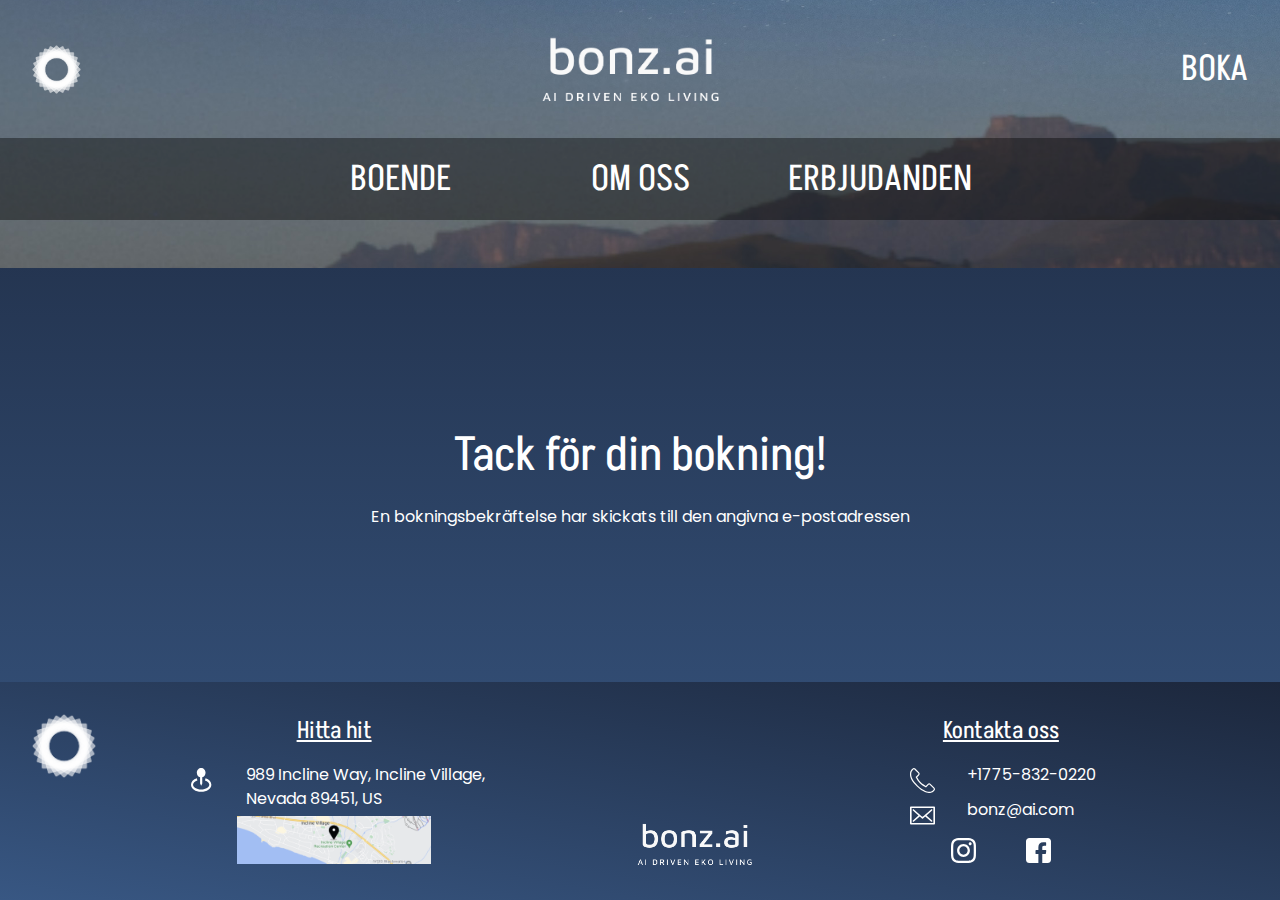
<file: html/bookcomplete.html>
<!DOCTYPE html>
<html lang="en">
<head>
    <meta charset="UTF-8">
    <meta http-equiv="X-UA-Compatible" content="IE=edge">
    <meta name="viewport" content="width=device-width, initial-scale=1.0">
    <title>Boka</title>
    <link rel="stylesheet" href="../css/style.css">
    <link href='https://fonts.googleapis.com/css?family=Akshar' rel='stylesheet'>
    <link href='https://fonts.googleapis.com/css?family=Poppins' rel='stylesheet'>
</head>
<body>
    <header>
        <section class="header__top">
            <img src="../css/imgs/logo/bonz.ai-logo-white-symbol.png" alt="" class="desktop-header">
            <img src="../css/imgs/logo/bonz.ai-logo-white-portrait-full.png" alt="" class="desktop-header">
            <img src="../css/imgs/logo/bonz.ai-logo-white-landscape.png" alt="" class="mobile-header">
            <a href="bookform.html">BOKA</a>
        </section>
        <nav class="header__nav">
            <a href="">BOENDE</a>
            <a href="aboutpage.html">OM OSS</a>
            <a href="">ERBJUDANDEN</a>
        </nav>
    </header>
    <main class="main-final">
        <h1>Tack för din bokning!</h1>
        <p>En bokningsbekräftelse har skickats till den angivna e-postadressen</p>
    </main>
    <footer>
        <img src="../css/imgs/logo/bonz.ai-logo-white-symbol.png" alt="">
        <section class="footer__infos">
            <h2>Hitta hit</h2>
            <section class="footer__info-icon">
                <svg width="21" height="24" viewBox="0 0 21 24" fill="none" xmlns="http://www.w3.org/2000/svg">
                    <path d="M10.1752 17.8371L11.2654 15.4588V9.34424C13.1416 8.8127 14.536 6.96597 14.536 4.75655C14.536 2.13331 12.5802 0 10.1752 0C7.77025 0 5.81445 2.13331 5.81445 4.75655C5.81445 6.96597 7.20881 8.8127 9.08502 9.34424V15.4588L10.1752 17.8371Z" fill="white"/>
                    <path d="M14.5168 10.1945L13.9745 12.4853C16.6109 13.336 18.3152 14.9721 18.3152 16.6546C18.3152 18.9026 14.9727 21.4072 10.1751 21.4072C5.37754 21.4072 2.03502 18.9026 2.03502 16.6546C2.03502 14.9721 3.73935 13.336 6.37674 12.4841L5.83441 10.1934C2.23547 11.3554 0 13.8303 0 16.6546C0 20.6515 4.46992 23.7835 10.1751 23.7835C15.8803 23.7835 20.3502 20.6515 20.3502 16.6546C20.3502 13.8303 18.1147 11.3554 14.5168 10.1945Z" fill="white"/>
                </svg>
                <p>989 Incline Way, Incline Village, <br>Nevada 89451, US</p>
            </section>
            <img src="../css/imgs/Skärmavbild 2022-09-26 kl. 15.07 1.png" alt="" class="map">
        </section>
        <img src="../css/imgs/logo/bonz.ai-logo-white-portrait-full.png" alt="">
        <section class="footer__infos">
            <h2>Kontakta oss</h2>
            <section class="footer__info-icon">
                <svg version="1.1" id="Capa_1" xmlns="http://www.w3.org/2000/svg" xmlns:xlink="http://www.w3.org/1999/xlink" x="0px" y="0px" viewBox="0 0 202.592 202.592" style="enable-background:new 0 0 202.592 202.592;" xml:space="preserve">
                    <g>
                        <path d="M198.048,160.105l-31.286-31.29c-6.231-6.206-16.552-6.016-23.001,0.433l-15.761,15.761
                        c-0.995-0.551-2.026-1.124-3.11-1.732c-9.953-5.515-23.577-13.074-37.914-27.421C72.599,101.48,65.03,87.834,59.5,77.874
                        c-0.587-1.056-1.145-2.072-1.696-3.038l10.579-10.565l5.2-5.207c6.46-6.46,6.639-16.778,0.419-23.001L42.715,4.769
                        c-6.216-6.216-16.541-6.027-23.001,0.433l-8.818,8.868l0.243,0.24c-2.956,3.772-5.429,8.124-7.265,12.816
                        c-1.696,4.466-2.752,8.729-3.235,12.998c-4.13,34.25,11.52,65.55,53.994,108.028c58.711,58.707,106.027,54.273,108.067,54.055
                        c4.449-0.53,8.707-1.593,13.038-3.275c4.652-1.818,9.001-4.284,12.769-7.233l0.193,0.168l8.933-8.747
                        C204.079,176.661,204.265,166.343,198.048,160.105z M190.683,176.164l-3.937,3.93l-1.568,1.507
                        c-2.469,2.387-6.743,5.74-12.984,8.181c-3.543,1.364-7.036,2.24-10.59,2.663c-0.447,0.043-44.95,3.84-100.029-51.235
                        C14.743,94.38,7.238,67.395,10.384,41.259c0.394-3.464,1.263-6.95,2.652-10.593c2.462-6.277,5.812-10.547,8.181-13.02l5.443-5.497
                        c2.623-2.63,6.714-2.831,9.112-0.433l31.286,31.286c2.394,2.401,2.205,6.492-0.422,9.13L45.507,73.24l1.95,3.282
                        c1.084,1.829,2.23,3.879,3.454,6.106c5.812,10.482,13.764,24.83,29.121,40.173c15.317,15.325,29.644,23.27,40.094,29.067
                        c2.258,1.249,4.32,2.398,6.17,3.5l3.289,1.95l21.115-21.122c2.634-2.623,6.739-2.817,9.137-0.426l31.272,31.279
                        C193.5,169.446,193.31,173.537,190.683,176.164z"/>
                    </g>
                </svg>
                <p>+1775-832-0220</p>
            </section>
            <section class="footer__info-icon">
                <svg version="1.1" id="Layer_1" xmlns="http://www.w3.org/2000/svg" xmlns:xlink="http://www.w3.org/1999/xlink" x="0px" y="0px" viewBox="0 0 455.861 455.861" style="enable-background:new 0 0 455.861 455.861;" xml:space="preserve">
                <g>
                    <path d="M52.616,139.032l102.427,88.898L52.616,316.828c-6.162,5.349-6.823,14.68-1.474,20.843
                            c5.349,6.162,14.68,6.821,20.842,1.474l105.6-91.651l40.663,35.292c2.778,2.411,6.231,3.616,9.684,3.616s6.906-1.205,9.684-3.616
                            l40.663-35.292l105.6,91.651c6.162,5.348,15.493,4.688,20.842-1.474c5.349-6.163,4.688-15.494-1.474-20.843L300.819,227.93
                            l102.427-88.898c6.163-5.349,6.823-14.68,1.474-20.843c-5.349-6.163-14.682-6.822-20.842-1.474
                            c-8.592,7.457-146.799,127.408-155.947,135.348c-9.151-7.942-147.358-127.893-155.947-135.348
                            c-6.162-5.348-15.494-4.687-20.842,1.474C45.793,124.352,46.454,133.683,52.616,139.032z"/>
                    <path d="M441.088,63.154H14.774C6.615,63.154,0,69.77,0,77.929v300.003c0,8.16,6.615,14.774,14.774,14.774h426.313
                            c8.16,0,14.774-6.614,14.774-14.774V77.929C455.862,69.77,449.248,63.154,441.088,63.154z M426.314,363.157h-0.001H29.549V92.703
                            h396.765V363.157z"/>
                </g>
                </svg>
                <p>bonz@ai.com</p>
            </section>
            <section class="social-media-icons">
                <svg viewBox="0 0 256 256" version="1.1" xmlns="http://www.w3.org/2000/svg" xmlns:xlink="http://www.w3.org/1999/xlink" preserveAspectRatio="xMidYMid">
                    <g>
                        <path d="M127.999746,23.06353 C162.177385,23.06353 166.225393,23.1936027 179.722476,23.8094161 C192.20235,24.3789926 198.979853,26.4642218 203.490736,28.2166477 C209.464938,30.5386501 213.729395,33.3128586 218.208268,37.7917319 C222.687141,42.2706052 225.46135,46.5350617 227.782844,52.5092638 C229.535778,57.0201472 231.621007,63.7976504 232.190584,76.277016 C232.806397,89.7746075 232.93647,93.8226147 232.93647,128.000254 C232.93647,162.177893 232.806397,166.225901 232.190584,179.722984 C231.621007,192.202858 229.535778,198.980361 227.782844,203.491244 C225.46135,209.465446 222.687141,213.729903 218.208268,218.208776 C213.729395,222.687649 209.464938,225.461858 203.490736,227.783352 C198.979853,229.536286 192.20235,231.621516 179.722476,232.191092 C166.227425,232.806905 162.179418,232.936978 127.999746,232.936978 C93.8200742,232.936978 89.772067,232.806905 76.277016,232.191092 C63.7971424,231.621516 57.0196391,229.536286 52.5092638,227.783352 C46.5345536,225.461858 42.2700971,222.687649 37.7912238,218.208776 C33.3123505,213.729903 30.538142,209.465446 28.2166477,203.491244 C26.4637138,198.980361 24.3784845,192.202858 23.808908,179.723492 C23.1930946,166.225901 23.0630219,162.177893 23.0630219,128.000254 C23.0630219,93.8226147 23.1930946,89.7746075 23.808908,76.2775241 C24.3784845,63.7976504 26.4637138,57.0201472 28.2166477,52.5092638 C30.538142,46.5350617 33.3123505,42.2706052 37.7912238,37.7917319 C42.2700971,33.3128586 46.5345536,30.5386501 52.5092638,28.2166477 C57.0196391,26.4642218 63.7971424,24.3789926 76.2765079,23.8094161 C89.7740994,23.1936027 93.8221066,23.06353 127.999746,23.06353 M127.999746,0 C93.2367791,0 88.8783247,0.147348072 75.2257637,0.770274749 C61.601148,1.39218523 52.2968794,3.55566141 44.1546281,6.72008828 C35.7374966,9.99121548 28.5992446,14.3679613 21.4833489,21.483857 C14.3674532,28.5997527 9.99070739,35.7380046 6.71958019,44.1551362 C3.55515331,52.2973875 1.39167714,61.6016561 0.769766653,75.2262718 C0.146839975,88.8783247 0,93.2372872 0,128.000254 C0,162.763221 0.146839975,167.122183 0.769766653,180.774236 C1.39167714,194.398852 3.55515331,203.703121 6.71958019,211.845372 C9.99070739,220.261995 14.3674532,227.400755 21.4833489,234.516651 C28.5992446,241.632547 35.7374966,246.009293 44.1546281,249.28042 C52.2968794,252.444847 61.601148,254.608323 75.2257637,255.230233 C88.8783247,255.85316 93.2367791,256 127.999746,256 C162.762713,256 167.121675,255.85316 180.773728,255.230233 C194.398344,254.608323 203.702613,252.444847 211.844864,249.28042 C220.261995,246.009293 227.400247,241.632547 234.516143,234.516651 C241.632039,227.400755 246.008785,220.262503 249.279912,211.845372 C252.444339,203.703121 254.607815,194.398852 255.229725,180.774236 C255.852652,167.122183 256,162.763221 256,128.000254 C256,93.2372872 255.852652,88.8783247 255.229725,75.2262718 C254.607815,61.6016561 252.444339,52.2973875 249.279912,44.1551362 C246.008785,35.7380046 241.632039,28.5997527 234.516143,21.483857 C227.400247,14.3679613 220.261995,9.99121548 211.844864,6.72008828 C203.702613,3.55566141 194.398344,1.39218523 180.773728,0.770274749 C167.121675,0.147348072 162.762713,0 127.999746,0 Z M127.999746,62.2703115 C91.698262,62.2703115 62.2698034,91.69877 62.2698034,128.000254 C62.2698034,164.301738 91.698262,193.730197 127.999746,193.730197 C164.30123,193.730197 193.729689,164.301738 193.729689,128.000254 C193.729689,91.69877 164.30123,62.2703115 127.999746,62.2703115 Z M127.999746,170.667175 C104.435741,170.667175 85.3328252,151.564259 85.3328252,128.000254 C85.3328252,104.436249 104.435741,85.3333333 127.999746,85.3333333 C151.563751,85.3333333 170.666667,104.436249 170.666667,128.000254 C170.666667,151.564259 151.563751,170.667175 127.999746,170.667175 Z M211.686338,59.6734287 C211.686338,68.1566129 204.809755,75.0337031 196.326571,75.0337031 C187.843387,75.0337031 180.966297,68.1566129 180.966297,59.6734287 C180.966297,51.1902445 187.843387,44.3136624 196.326571,44.3136624 C204.809755,44.3136624 211.686338,51.1902445 211.686338,59.6734287 Z"></path>
                    </g>
                </svg>
                <svg version="1.1" id="Layer_1" xmlns="http://www.w3.org/2000/svg" xmlns:xlink="http://www.w3.org/1999/xlink" x="0px" y="0px" viewBox="0 0 408.788 408.788" style="enable-background:new 0 0 408.788 408.788;" xml:space="preserve">
                    <path d="M353.701,0H55.087C24.665,0,0.002,24.662,0.002,55.085v298.616c0,30.423,24.662,55.085,55.085,55.085
                        h147.275l0.251-146.078h-37.951c-4.932,0-8.935-3.988-8.954-8.92l-0.182-47.087c-0.019-4.959,3.996-8.989,8.955-8.989h37.882
                        v-45.498c0-52.8,32.247-81.55,79.348-81.55h38.65c4.945,0,8.955,4.009,8.955,8.955v39.704c0,4.944-4.007,8.952-8.95,8.955
                        l-23.719,0.011c-25.615,0-30.575,12.172-30.575,30.035v39.389h56.285c5.363,0,9.524,4.683,8.892,10.009l-5.581,47.087
                        c-0.534,4.506-4.355,7.901-8.892,7.901h-50.453l-0.251,146.078h87.631c30.422,0,55.084-24.662,55.084-55.084V55.085
                        C408.786,24.662,384.124,0,353.701,0z"/>
                </svg>
            </section>
        </section>
    </footer>
</body>
</html>
</file>
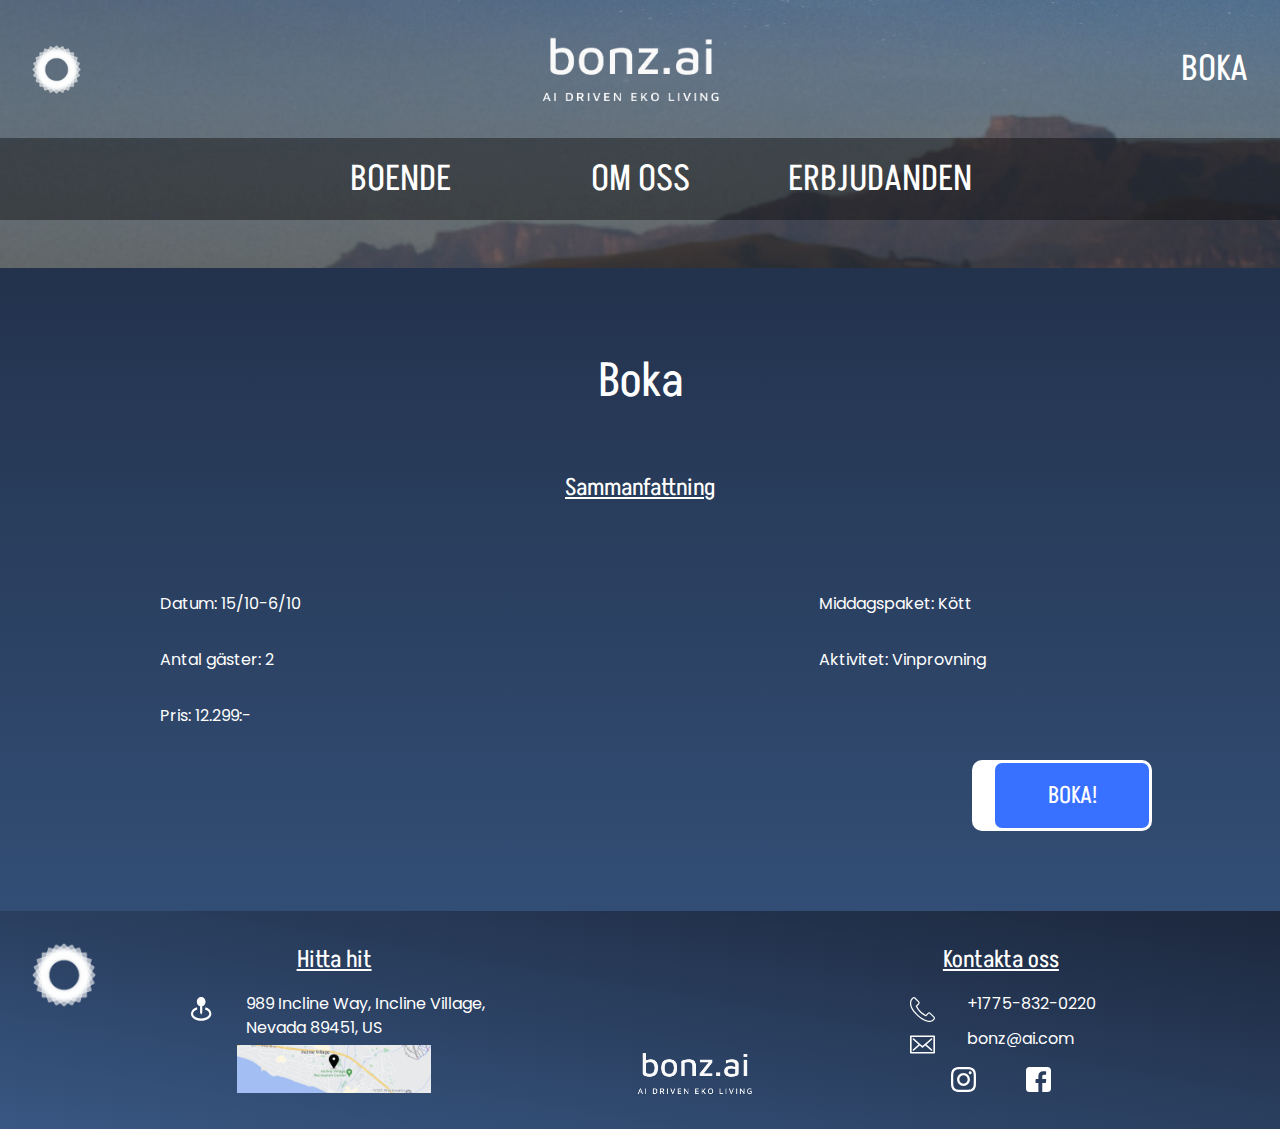
<file: html/bookfinal.html>
<!DOCTYPE html>
<html lang="en">
<head>
    <meta charset="UTF-8">
    <meta http-equiv="X-UA-Compatible" content="IE=edge">
    <meta name="viewport" content="width=device-width, initial-scale=1.0">
    <title>Boka</title>
    <link rel="stylesheet" href="../css/style.css">
    <link href='https://fonts.googleapis.com/css?family=Akshar' rel='stylesheet'>
    <link href='https://fonts.googleapis.com/css?family=Poppins' rel='stylesheet'>
</head>
<body>
    <header>
        <section class="header__top">
            <img src="../css/imgs/logo/bonz.ai-logo-white-symbol.png" alt="" class="desktop-header">
            <img src="../css/imgs/logo/bonz.ai-logo-white-portrait-full.png" alt="" class="desktop-header">
            <img src="../css/imgs/logo/bonz.ai-logo-white-landscape.png" alt="" class="mobile-header">
            <a href="bookform.html">BOKA</a>
        </section>
        <nav class="header__nav">
            <a href="">BOENDE</a>
            <a href="aboutpage.html">OM OSS</a>
            <a href="">ERBJUDANDEN</a>
        </nav>
    </header>
    <main class="booking-main-five">
        <article>
            <h1>Boka</h1>
            <h2>Sammanfattning</h2>
            <section>
                <p>Datum: 15/10-6/10</p>
                <p>Antal gäster: 2</p>
                <p>Pris: 12.299:-</p>
            </section>
            <section>
                <p>Middagspaket: Kött</p>
                <p>Aktivitet: Vinprovning</p>
            </section>
        </article>
        <a href="bookcomplete.html" class="primary-btn">BOKA!</a>
    </main>
    <footer>
        <img src="../css/imgs/logo/bonz.ai-logo-white-symbol.png" alt="">
        <section class="footer__infos">
            <h2>Hitta hit</h2>
            <section class="footer__info-icon">
                <svg width="21" height="24" viewBox="0 0 21 24" fill="none" xmlns="http://www.w3.org/2000/svg">
                    <path d="M10.1752 17.8371L11.2654 15.4588V9.34424C13.1416 8.8127 14.536 6.96597 14.536 4.75655C14.536 2.13331 12.5802 0 10.1752 0C7.77025 0 5.81445 2.13331 5.81445 4.75655C5.81445 6.96597 7.20881 8.8127 9.08502 9.34424V15.4588L10.1752 17.8371Z" fill="white"/>
                    <path d="M14.5168 10.1945L13.9745 12.4853C16.6109 13.336 18.3152 14.9721 18.3152 16.6546C18.3152 18.9026 14.9727 21.4072 10.1751 21.4072C5.37754 21.4072 2.03502 18.9026 2.03502 16.6546C2.03502 14.9721 3.73935 13.336 6.37674 12.4841L5.83441 10.1934C2.23547 11.3554 0 13.8303 0 16.6546C0 20.6515 4.46992 23.7835 10.1751 23.7835C15.8803 23.7835 20.3502 20.6515 20.3502 16.6546C20.3502 13.8303 18.1147 11.3554 14.5168 10.1945Z" fill="white"/>
                </svg>
                <p>989 Incline Way, Incline Village, <br>Nevada 89451, US</p>
            </section>
            <img src="../css/imgs/Skärmavbild 2022-09-26 kl. 15.07 1.png" alt="" class="map">
        </section>
        <img src="../css/imgs/logo/bonz.ai-logo-white-portrait-full.png" alt="">
        <section class="footer__infos">
            <h2>Kontakta oss</h2>
            <section class="footer__info-icon">
                <svg version="1.1" id="Capa_1" xmlns="http://www.w3.org/2000/svg" xmlns:xlink="http://www.w3.org/1999/xlink" x="0px" y="0px" viewBox="0 0 202.592 202.592" style="enable-background:new 0 0 202.592 202.592;" xml:space="preserve">
                    <g>
                        <path d="M198.048,160.105l-31.286-31.29c-6.231-6.206-16.552-6.016-23.001,0.433l-15.761,15.761
                        c-0.995-0.551-2.026-1.124-3.11-1.732c-9.953-5.515-23.577-13.074-37.914-27.421C72.599,101.48,65.03,87.834,59.5,77.874
                        c-0.587-1.056-1.145-2.072-1.696-3.038l10.579-10.565l5.2-5.207c6.46-6.46,6.639-16.778,0.419-23.001L42.715,4.769
                        c-6.216-6.216-16.541-6.027-23.001,0.433l-8.818,8.868l0.243,0.24c-2.956,3.772-5.429,8.124-7.265,12.816
                        c-1.696,4.466-2.752,8.729-3.235,12.998c-4.13,34.25,11.52,65.55,53.994,108.028c58.711,58.707,106.027,54.273,108.067,54.055
                        c4.449-0.53,8.707-1.593,13.038-3.275c4.652-1.818,9.001-4.284,12.769-7.233l0.193,0.168l8.933-8.747
                        C204.079,176.661,204.265,166.343,198.048,160.105z M190.683,176.164l-3.937,3.93l-1.568,1.507
                        c-2.469,2.387-6.743,5.74-12.984,8.181c-3.543,1.364-7.036,2.24-10.59,2.663c-0.447,0.043-44.95,3.84-100.029-51.235
                        C14.743,94.38,7.238,67.395,10.384,41.259c0.394-3.464,1.263-6.95,2.652-10.593c2.462-6.277,5.812-10.547,8.181-13.02l5.443-5.497
                        c2.623-2.63,6.714-2.831,9.112-0.433l31.286,31.286c2.394,2.401,2.205,6.492-0.422,9.13L45.507,73.24l1.95,3.282
                        c1.084,1.829,2.23,3.879,3.454,6.106c5.812,10.482,13.764,24.83,29.121,40.173c15.317,15.325,29.644,23.27,40.094,29.067
                        c2.258,1.249,4.32,2.398,6.17,3.5l3.289,1.95l21.115-21.122c2.634-2.623,6.739-2.817,9.137-0.426l31.272,31.279
                        C193.5,169.446,193.31,173.537,190.683,176.164z"/>
                    </g>
                </svg>
                <p>+1775-832-0220</p>
            </section>
            <section class="footer__info-icon">
                <svg version="1.1" id="Layer_1" xmlns="http://www.w3.org/2000/svg" xmlns:xlink="http://www.w3.org/1999/xlink" x="0px" y="0px" viewBox="0 0 455.861 455.861" style="enable-background:new 0 0 455.861 455.861;" xml:space="preserve">
                <g>
                    <path d="M52.616,139.032l102.427,88.898L52.616,316.828c-6.162,5.349-6.823,14.68-1.474,20.843
                            c5.349,6.162,14.68,6.821,20.842,1.474l105.6-91.651l40.663,35.292c2.778,2.411,6.231,3.616,9.684,3.616s6.906-1.205,9.684-3.616
                            l40.663-35.292l105.6,91.651c6.162,5.348,15.493,4.688,20.842-1.474c5.349-6.163,4.688-15.494-1.474-20.843L300.819,227.93
                            l102.427-88.898c6.163-5.349,6.823-14.68,1.474-20.843c-5.349-6.163-14.682-6.822-20.842-1.474
                            c-8.592,7.457-146.799,127.408-155.947,135.348c-9.151-7.942-147.358-127.893-155.947-135.348
                            c-6.162-5.348-15.494-4.687-20.842,1.474C45.793,124.352,46.454,133.683,52.616,139.032z"/>
                    <path d="M441.088,63.154H14.774C6.615,63.154,0,69.77,0,77.929v300.003c0,8.16,6.615,14.774,14.774,14.774h426.313
                            c8.16,0,14.774-6.614,14.774-14.774V77.929C455.862,69.77,449.248,63.154,441.088,63.154z M426.314,363.157h-0.001H29.549V92.703
                            h396.765V363.157z"/>
                </g>
                </svg>
                <p>bonz@ai.com</p>
            </section>
            <section class="social-media-icons">
                <svg viewBox="0 0 256 256" version="1.1" xmlns="http://www.w3.org/2000/svg" xmlns:xlink="http://www.w3.org/1999/xlink" preserveAspectRatio="xMidYMid">
                    <g>
                        <path d="M127.999746,23.06353 C162.177385,23.06353 166.225393,23.1936027 179.722476,23.8094161 C192.20235,24.3789926 198.979853,26.4642218 203.490736,28.2166477 C209.464938,30.5386501 213.729395,33.3128586 218.208268,37.7917319 C222.687141,42.2706052 225.46135,46.5350617 227.782844,52.5092638 C229.535778,57.0201472 231.621007,63.7976504 232.190584,76.277016 C232.806397,89.7746075 232.93647,93.8226147 232.93647,128.000254 C232.93647,162.177893 232.806397,166.225901 232.190584,179.722984 C231.621007,192.202858 229.535778,198.980361 227.782844,203.491244 C225.46135,209.465446 222.687141,213.729903 218.208268,218.208776 C213.729395,222.687649 209.464938,225.461858 203.490736,227.783352 C198.979853,229.536286 192.20235,231.621516 179.722476,232.191092 C166.227425,232.806905 162.179418,232.936978 127.999746,232.936978 C93.8200742,232.936978 89.772067,232.806905 76.277016,232.191092 C63.7971424,231.621516 57.0196391,229.536286 52.5092638,227.783352 C46.5345536,225.461858 42.2700971,222.687649 37.7912238,218.208776 C33.3123505,213.729903 30.538142,209.465446 28.2166477,203.491244 C26.4637138,198.980361 24.3784845,192.202858 23.808908,179.723492 C23.1930946,166.225901 23.0630219,162.177893 23.0630219,128.000254 C23.0630219,93.8226147 23.1930946,89.7746075 23.808908,76.2775241 C24.3784845,63.7976504 26.4637138,57.0201472 28.2166477,52.5092638 C30.538142,46.5350617 33.3123505,42.2706052 37.7912238,37.7917319 C42.2700971,33.3128586 46.5345536,30.5386501 52.5092638,28.2166477 C57.0196391,26.4642218 63.7971424,24.3789926 76.2765079,23.8094161 C89.7740994,23.1936027 93.8221066,23.06353 127.999746,23.06353 M127.999746,0 C93.2367791,0 88.8783247,0.147348072 75.2257637,0.770274749 C61.601148,1.39218523 52.2968794,3.55566141 44.1546281,6.72008828 C35.7374966,9.99121548 28.5992446,14.3679613 21.4833489,21.483857 C14.3674532,28.5997527 9.99070739,35.7380046 6.71958019,44.1551362 C3.55515331,52.2973875 1.39167714,61.6016561 0.769766653,75.2262718 C0.146839975,88.8783247 0,93.2372872 0,128.000254 C0,162.763221 0.146839975,167.122183 0.769766653,180.774236 C1.39167714,194.398852 3.55515331,203.703121 6.71958019,211.845372 C9.99070739,220.261995 14.3674532,227.400755 21.4833489,234.516651 C28.5992446,241.632547 35.7374966,246.009293 44.1546281,249.28042 C52.2968794,252.444847 61.601148,254.608323 75.2257637,255.230233 C88.8783247,255.85316 93.2367791,256 127.999746,256 C162.762713,256 167.121675,255.85316 180.773728,255.230233 C194.398344,254.608323 203.702613,252.444847 211.844864,249.28042 C220.261995,246.009293 227.400247,241.632547 234.516143,234.516651 C241.632039,227.400755 246.008785,220.262503 249.279912,211.845372 C252.444339,203.703121 254.607815,194.398852 255.229725,180.774236 C255.852652,167.122183 256,162.763221 256,128.000254 C256,93.2372872 255.852652,88.8783247 255.229725,75.2262718 C254.607815,61.6016561 252.444339,52.2973875 249.279912,44.1551362 C246.008785,35.7380046 241.632039,28.5997527 234.516143,21.483857 C227.400247,14.3679613 220.261995,9.99121548 211.844864,6.72008828 C203.702613,3.55566141 194.398344,1.39218523 180.773728,0.770274749 C167.121675,0.147348072 162.762713,0 127.999746,0 Z M127.999746,62.2703115 C91.698262,62.2703115 62.2698034,91.69877 62.2698034,128.000254 C62.2698034,164.301738 91.698262,193.730197 127.999746,193.730197 C164.30123,193.730197 193.729689,164.301738 193.729689,128.000254 C193.729689,91.69877 164.30123,62.2703115 127.999746,62.2703115 Z M127.999746,170.667175 C104.435741,170.667175 85.3328252,151.564259 85.3328252,128.000254 C85.3328252,104.436249 104.435741,85.3333333 127.999746,85.3333333 C151.563751,85.3333333 170.666667,104.436249 170.666667,128.000254 C170.666667,151.564259 151.563751,170.667175 127.999746,170.667175 Z M211.686338,59.6734287 C211.686338,68.1566129 204.809755,75.0337031 196.326571,75.0337031 C187.843387,75.0337031 180.966297,68.1566129 180.966297,59.6734287 C180.966297,51.1902445 187.843387,44.3136624 196.326571,44.3136624 C204.809755,44.3136624 211.686338,51.1902445 211.686338,59.6734287 Z"></path>
                    </g>
                </svg>
                <svg version="1.1" id="Layer_1" xmlns="http://www.w3.org/2000/svg" xmlns:xlink="http://www.w3.org/1999/xlink" x="0px" y="0px" viewBox="0 0 408.788 408.788" style="enable-background:new 0 0 408.788 408.788;" xml:space="preserve">
                    <path d="M353.701,0H55.087C24.665,0,0.002,24.662,0.002,55.085v298.616c0,30.423,24.662,55.085,55.085,55.085
                        h147.275l0.251-146.078h-37.951c-4.932,0-8.935-3.988-8.954-8.92l-0.182-47.087c-0.019-4.959,3.996-8.989,8.955-8.989h37.882
                        v-45.498c0-52.8,32.247-81.55,79.348-81.55h38.65c4.945,0,8.955,4.009,8.955,8.955v39.704c0,4.944-4.007,8.952-8.95,8.955
                        l-23.719,0.011c-25.615,0-30.575,12.172-30.575,30.035v39.389h56.285c5.363,0,9.524,4.683,8.892,10.009l-5.581,47.087
                        c-0.534,4.506-4.355,7.901-8.892,7.901h-50.453l-0.251,146.078h87.631c30.422,0,55.084-24.662,55.084-55.084V55.085
                        C408.786,24.662,384.124,0,353.701,0z"/>
                </svg>
            </section>
        </section>
    </footer>
</body>
</html>
</file>
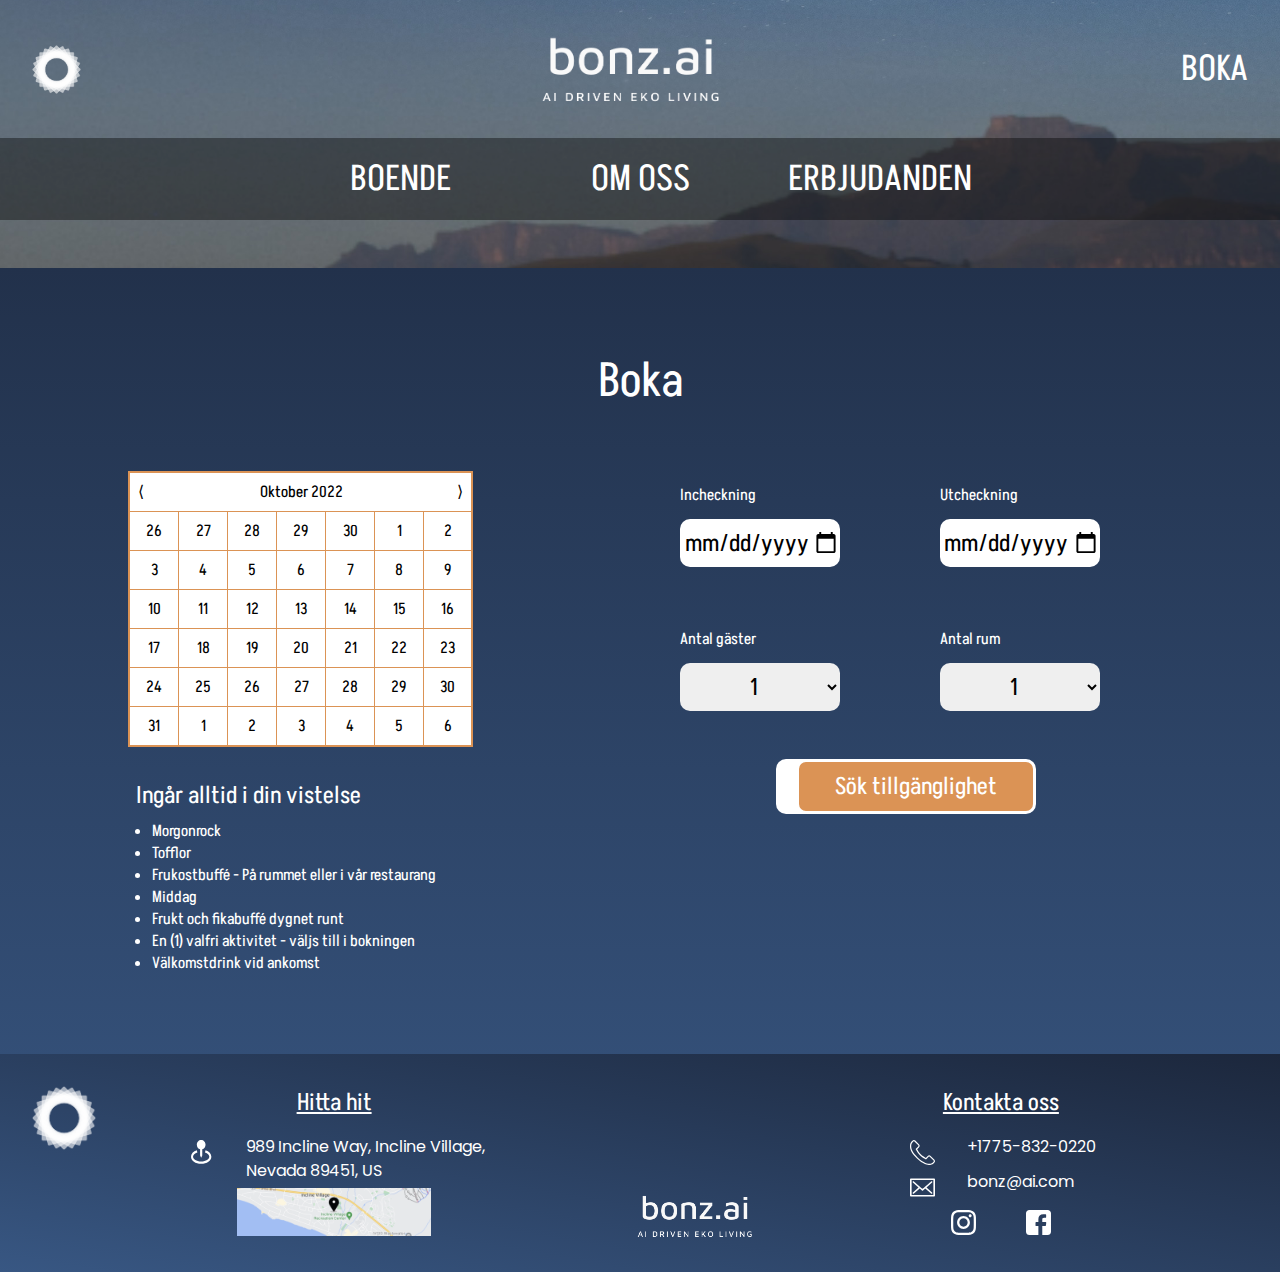
<file: html/bookform.html>
<!DOCTYPE html>
<html lang="en">
<head>
    <meta charset="UTF-8">
    <meta http-equiv="X-UA-Compatible" content="IE=edge">
    <meta name="viewport" content="width=device-width, initial-scale=1.0">
    <title>Boka</title>
    <link rel="stylesheet" href="../css/style.css">
    <link href='https://fonts.googleapis.com/css?family=Akshar' rel='stylesheet'>
    <link href='https://fonts.googleapis.com/css?family=Poppins' rel='stylesheet'>
</head>
<body>
    <header>
        <section class="header__top">
            <img src="../css/imgs/logo/bonz.ai-logo-white-symbol.png" alt="" class="desktop-header">
            <img src="../css/imgs/logo/bonz.ai-logo-white-portrait-full.png" alt="" class="desktop-header">
            <img src="../css/imgs/logo/bonz.ai-logo-white-landscape.png" alt="" class="mobile-header">
            <a href="bookform.html">BOKA</a>
        </section>
        <nav class="header__nav">
            <a href="">BOENDE</a>
            <a href="aboutpage.html">OM OSS</a>
            <a href="">ERBJUDANDEN</a>
        </nav>
    </header>
    <main class="booking-main-one">
        <h1>Boka</h1>
        <aside class="booking-main-one__stay-info">
            <table class="calendar">
                <tr>
                    <td>&LeftAngleBracket;</td>
                    <td colspan="5">Oktober 2022</td>
                    <td>&RightAngleBracket;</td>
                </tr>
                <tr>
                    <td>26</td>
                    <td>27</td>
                    <td>28</td>
                    <td>29</td>
                    <td>30</td>
                    <td>1</td>
                    <td>2</td>
                </tr>
                <tr>
                    <td>3</td>
                    <td>4</td>
                    <td>5</td>
                    <td>6</td>
                    <td>7</td>
                    <td>8</td>
                    <td>9</td>
                </tr>
                <tr>
                    <td>10</td>
                    <td>11</td>
                    <td>12</td>
                    <td>13</td>
                    <td>14</td>
                    <td>15</td>
                    <td>16</td>
                </tr>
                <tr>
                    <td>17</td>
                    <td>18</td>
                    <td>19</td>
                    <td>20</td>
                    <td>21</td>
                    <td>22</td>
                    <td>23</td>
                </tr>
                <tr>
                    <td>24</td>
                    <td>25</td>
                    <td>26</td>
                    <td>27</td>
                    <td>28</td>
                    <td>29</td>
                    <td>30</td>
                </tr>
                <tr>
                    <td>31</td>
                    <td>1</td>
                    <td>2</td>
                    <td>3</td>
                    <td>4</td>
                    <td>5</td>
                    <td>6</td>
                </tr>
            </table>
            <h2>Ingår alltid i din vistelse</h2>
            <ul>
                <li>Morgonrock</li>
                <li>Tofflor</li>
                <li>Frukostbuffé - På rummet eller i vår restaurang</li>
                <li>Middag</li>
                <li>Frukt och fikabuffé dygnet runt</li>
                <li>En (1) valfri aktivitet - väljs till i bokningen</li>
                <li>Välkomstdrink vid ankomst</li>
            </ul>
        </aside>
        <form action="" class="booking-main-one__booking-form">
            <label for="checkin">Incheckning</label>
            <label for="checkout">Utcheckning</label>
            <input type="date" name="checkin" id="checkin">
            <input type="date" name="checkout" id="checkout">
            <label for="guests">Antal gäster</label>
            <label for="rooms">Antal rum</label>
            <select name="guests" id="guests">
                <option value="1">1</option>
                <option value="2">2</option>
                <option value="3">3</option>
                <option value="4">4</option>
            </select>
            <select name="rooms" id="rooms">
                <option value="1">1</option>
                <option value="2">2</option>
            </select>
            <a href="bookrooms.html"><button type="button" class="secondary-btn">Sök tillgänglighet</button></a>
        </form>
    </main>
    <footer>
        <img src="../css/imgs/logo/bonz.ai-logo-white-symbol.png" alt="">
        <section class="footer__infos">
            <h2>Hitta hit</h2>
            <section class="footer__info-icon">
                <svg width="21" height="24" viewBox="0 0 21 24" fill="none" xmlns="http://www.w3.org/2000/svg">
                    <path d="M10.1752 17.8371L11.2654 15.4588V9.34424C13.1416 8.8127 14.536 6.96597 14.536 4.75655C14.536 2.13331 12.5802 0 10.1752 0C7.77025 0 5.81445 2.13331 5.81445 4.75655C5.81445 6.96597 7.20881 8.8127 9.08502 9.34424V15.4588L10.1752 17.8371Z" fill="white"/>
                    <path d="M14.5168 10.1945L13.9745 12.4853C16.6109 13.336 18.3152 14.9721 18.3152 16.6546C18.3152 18.9026 14.9727 21.4072 10.1751 21.4072C5.37754 21.4072 2.03502 18.9026 2.03502 16.6546C2.03502 14.9721 3.73935 13.336 6.37674 12.4841L5.83441 10.1934C2.23547 11.3554 0 13.8303 0 16.6546C0 20.6515 4.46992 23.7835 10.1751 23.7835C15.8803 23.7835 20.3502 20.6515 20.3502 16.6546C20.3502 13.8303 18.1147 11.3554 14.5168 10.1945Z" fill="white"/>
                </svg>
                <p>989 Incline Way, Incline Village, <br>Nevada 89451, US</p>
            </section>
            <img src="../css/imgs/Skärmavbild 2022-09-26 kl. 15.07 1.png" alt="" class="map">
        </section>
        <img src="../css/imgs/logo/bonz.ai-logo-white-portrait-full.png" alt="">
        <section class="footer__infos">
            <h2>Kontakta oss</h2>
            <section class="footer__info-icon">
                <svg version="1.1" id="Capa_1" xmlns="http://www.w3.org/2000/svg" xmlns:xlink="http://www.w3.org/1999/xlink" x="0px" y="0px" viewBox="0 0 202.592 202.592" style="enable-background:new 0 0 202.592 202.592;" xml:space="preserve">
                    <g>
                        <path d="M198.048,160.105l-31.286-31.29c-6.231-6.206-16.552-6.016-23.001,0.433l-15.761,15.761
                        c-0.995-0.551-2.026-1.124-3.11-1.732c-9.953-5.515-23.577-13.074-37.914-27.421C72.599,101.48,65.03,87.834,59.5,77.874
                        c-0.587-1.056-1.145-2.072-1.696-3.038l10.579-10.565l5.2-5.207c6.46-6.46,6.639-16.778,0.419-23.001L42.715,4.769
                        c-6.216-6.216-16.541-6.027-23.001,0.433l-8.818,8.868l0.243,0.24c-2.956,3.772-5.429,8.124-7.265,12.816
                        c-1.696,4.466-2.752,8.729-3.235,12.998c-4.13,34.25,11.52,65.55,53.994,108.028c58.711,58.707,106.027,54.273,108.067,54.055
                        c4.449-0.53,8.707-1.593,13.038-3.275c4.652-1.818,9.001-4.284,12.769-7.233l0.193,0.168l8.933-8.747
                        C204.079,176.661,204.265,166.343,198.048,160.105z M190.683,176.164l-3.937,3.93l-1.568,1.507
                        c-2.469,2.387-6.743,5.74-12.984,8.181c-3.543,1.364-7.036,2.24-10.59,2.663c-0.447,0.043-44.95,3.84-100.029-51.235
                        C14.743,94.38,7.238,67.395,10.384,41.259c0.394-3.464,1.263-6.95,2.652-10.593c2.462-6.277,5.812-10.547,8.181-13.02l5.443-5.497
                        c2.623-2.63,6.714-2.831,9.112-0.433l31.286,31.286c2.394,2.401,2.205,6.492-0.422,9.13L45.507,73.24l1.95,3.282
                        c1.084,1.829,2.23,3.879,3.454,6.106c5.812,10.482,13.764,24.83,29.121,40.173c15.317,15.325,29.644,23.27,40.094,29.067
                        c2.258,1.249,4.32,2.398,6.17,3.5l3.289,1.95l21.115-21.122c2.634-2.623,6.739-2.817,9.137-0.426l31.272,31.279
                        C193.5,169.446,193.31,173.537,190.683,176.164z"/>
                    </g>
                </svg>
                <p>+1775-832-0220</p>
            </section>
            <section class="footer__info-icon">
                <svg version="1.1" id="Layer_1" xmlns="http://www.w3.org/2000/svg" xmlns:xlink="http://www.w3.org/1999/xlink" x="0px" y="0px" viewBox="0 0 455.861 455.861" style="enable-background:new 0 0 455.861 455.861;" xml:space="preserve">
                <g>
                    <path d="M52.616,139.032l102.427,88.898L52.616,316.828c-6.162,5.349-6.823,14.68-1.474,20.843
                            c5.349,6.162,14.68,6.821,20.842,1.474l105.6-91.651l40.663,35.292c2.778,2.411,6.231,3.616,9.684,3.616s6.906-1.205,9.684-3.616
                            l40.663-35.292l105.6,91.651c6.162,5.348,15.493,4.688,20.842-1.474c5.349-6.163,4.688-15.494-1.474-20.843L300.819,227.93
                            l102.427-88.898c6.163-5.349,6.823-14.68,1.474-20.843c-5.349-6.163-14.682-6.822-20.842-1.474
                            c-8.592,7.457-146.799,127.408-155.947,135.348c-9.151-7.942-147.358-127.893-155.947-135.348
                            c-6.162-5.348-15.494-4.687-20.842,1.474C45.793,124.352,46.454,133.683,52.616,139.032z"/>
                    <path d="M441.088,63.154H14.774C6.615,63.154,0,69.77,0,77.929v300.003c0,8.16,6.615,14.774,14.774,14.774h426.313
                            c8.16,0,14.774-6.614,14.774-14.774V77.929C455.862,69.77,449.248,63.154,441.088,63.154z M426.314,363.157h-0.001H29.549V92.703
                            h396.765V363.157z"/>
                </g>
                </svg>
                <p>bonz@ai.com</p>
            </section>
            <section class="social-media-icons">
                <svg viewBox="0 0 256 256" version="1.1" xmlns="http://www.w3.org/2000/svg" xmlns:xlink="http://www.w3.org/1999/xlink" preserveAspectRatio="xMidYMid">
                    <g>
                        <path d="M127.999746,23.06353 C162.177385,23.06353 166.225393,23.1936027 179.722476,23.8094161 C192.20235,24.3789926 198.979853,26.4642218 203.490736,28.2166477 C209.464938,30.5386501 213.729395,33.3128586 218.208268,37.7917319 C222.687141,42.2706052 225.46135,46.5350617 227.782844,52.5092638 C229.535778,57.0201472 231.621007,63.7976504 232.190584,76.277016 C232.806397,89.7746075 232.93647,93.8226147 232.93647,128.000254 C232.93647,162.177893 232.806397,166.225901 232.190584,179.722984 C231.621007,192.202858 229.535778,198.980361 227.782844,203.491244 C225.46135,209.465446 222.687141,213.729903 218.208268,218.208776 C213.729395,222.687649 209.464938,225.461858 203.490736,227.783352 C198.979853,229.536286 192.20235,231.621516 179.722476,232.191092 C166.227425,232.806905 162.179418,232.936978 127.999746,232.936978 C93.8200742,232.936978 89.772067,232.806905 76.277016,232.191092 C63.7971424,231.621516 57.0196391,229.536286 52.5092638,227.783352 C46.5345536,225.461858 42.2700971,222.687649 37.7912238,218.208776 C33.3123505,213.729903 30.538142,209.465446 28.2166477,203.491244 C26.4637138,198.980361 24.3784845,192.202858 23.808908,179.723492 C23.1930946,166.225901 23.0630219,162.177893 23.0630219,128.000254 C23.0630219,93.8226147 23.1930946,89.7746075 23.808908,76.2775241 C24.3784845,63.7976504 26.4637138,57.0201472 28.2166477,52.5092638 C30.538142,46.5350617 33.3123505,42.2706052 37.7912238,37.7917319 C42.2700971,33.3128586 46.5345536,30.5386501 52.5092638,28.2166477 C57.0196391,26.4642218 63.7971424,24.3789926 76.2765079,23.8094161 C89.7740994,23.1936027 93.8221066,23.06353 127.999746,23.06353 M127.999746,0 C93.2367791,0 88.8783247,0.147348072 75.2257637,0.770274749 C61.601148,1.39218523 52.2968794,3.55566141 44.1546281,6.72008828 C35.7374966,9.99121548 28.5992446,14.3679613 21.4833489,21.483857 C14.3674532,28.5997527 9.99070739,35.7380046 6.71958019,44.1551362 C3.55515331,52.2973875 1.39167714,61.6016561 0.769766653,75.2262718 C0.146839975,88.8783247 0,93.2372872 0,128.000254 C0,162.763221 0.146839975,167.122183 0.769766653,180.774236 C1.39167714,194.398852 3.55515331,203.703121 6.71958019,211.845372 C9.99070739,220.261995 14.3674532,227.400755 21.4833489,234.516651 C28.5992446,241.632547 35.7374966,246.009293 44.1546281,249.28042 C52.2968794,252.444847 61.601148,254.608323 75.2257637,255.230233 C88.8783247,255.85316 93.2367791,256 127.999746,256 C162.762713,256 167.121675,255.85316 180.773728,255.230233 C194.398344,254.608323 203.702613,252.444847 211.844864,249.28042 C220.261995,246.009293 227.400247,241.632547 234.516143,234.516651 C241.632039,227.400755 246.008785,220.262503 249.279912,211.845372 C252.444339,203.703121 254.607815,194.398852 255.229725,180.774236 C255.852652,167.122183 256,162.763221 256,128.000254 C256,93.2372872 255.852652,88.8783247 255.229725,75.2262718 C254.607815,61.6016561 252.444339,52.2973875 249.279912,44.1551362 C246.008785,35.7380046 241.632039,28.5997527 234.516143,21.483857 C227.400247,14.3679613 220.261995,9.99121548 211.844864,6.72008828 C203.702613,3.55566141 194.398344,1.39218523 180.773728,0.770274749 C167.121675,0.147348072 162.762713,0 127.999746,0 Z M127.999746,62.2703115 C91.698262,62.2703115 62.2698034,91.69877 62.2698034,128.000254 C62.2698034,164.301738 91.698262,193.730197 127.999746,193.730197 C164.30123,193.730197 193.729689,164.301738 193.729689,128.000254 C193.729689,91.69877 164.30123,62.2703115 127.999746,62.2703115 Z M127.999746,170.667175 C104.435741,170.667175 85.3328252,151.564259 85.3328252,128.000254 C85.3328252,104.436249 104.435741,85.3333333 127.999746,85.3333333 C151.563751,85.3333333 170.666667,104.436249 170.666667,128.000254 C170.666667,151.564259 151.563751,170.667175 127.999746,170.667175 Z M211.686338,59.6734287 C211.686338,68.1566129 204.809755,75.0337031 196.326571,75.0337031 C187.843387,75.0337031 180.966297,68.1566129 180.966297,59.6734287 C180.966297,51.1902445 187.843387,44.3136624 196.326571,44.3136624 C204.809755,44.3136624 211.686338,51.1902445 211.686338,59.6734287 Z"></path>
                    </g>
                </svg>
                <svg version="1.1" id="Layer_1" xmlns="http://www.w3.org/2000/svg" xmlns:xlink="http://www.w3.org/1999/xlink" x="0px" y="0px" viewBox="0 0 408.788 408.788" style="enable-background:new 0 0 408.788 408.788;" xml:space="preserve">
                    <path d="M353.701,0H55.087C24.665,0,0.002,24.662,0.002,55.085v298.616c0,30.423,24.662,55.085,55.085,55.085
                        h147.275l0.251-146.078h-37.951c-4.932,0-8.935-3.988-8.954-8.92l-0.182-47.087c-0.019-4.959,3.996-8.989,8.955-8.989h37.882
                        v-45.498c0-52.8,32.247-81.55,79.348-81.55h38.65c4.945,0,8.955,4.009,8.955,8.955v39.704c0,4.944-4.007,8.952-8.95,8.955
                        l-23.719,0.011c-25.615,0-30.575,12.172-30.575,30.035v39.389h56.285c5.363,0,9.524,4.683,8.892,10.009l-5.581,47.087
                        c-0.534,4.506-4.355,7.901-8.892,7.901h-50.453l-0.251,146.078h87.631c30.422,0,55.084-24.662,55.084-55.084V55.085
                        C408.786,24.662,384.124,0,353.701,0z"/>
                </svg>
            </section>
        </section>
    </footer>
</body>
</html>
</file>
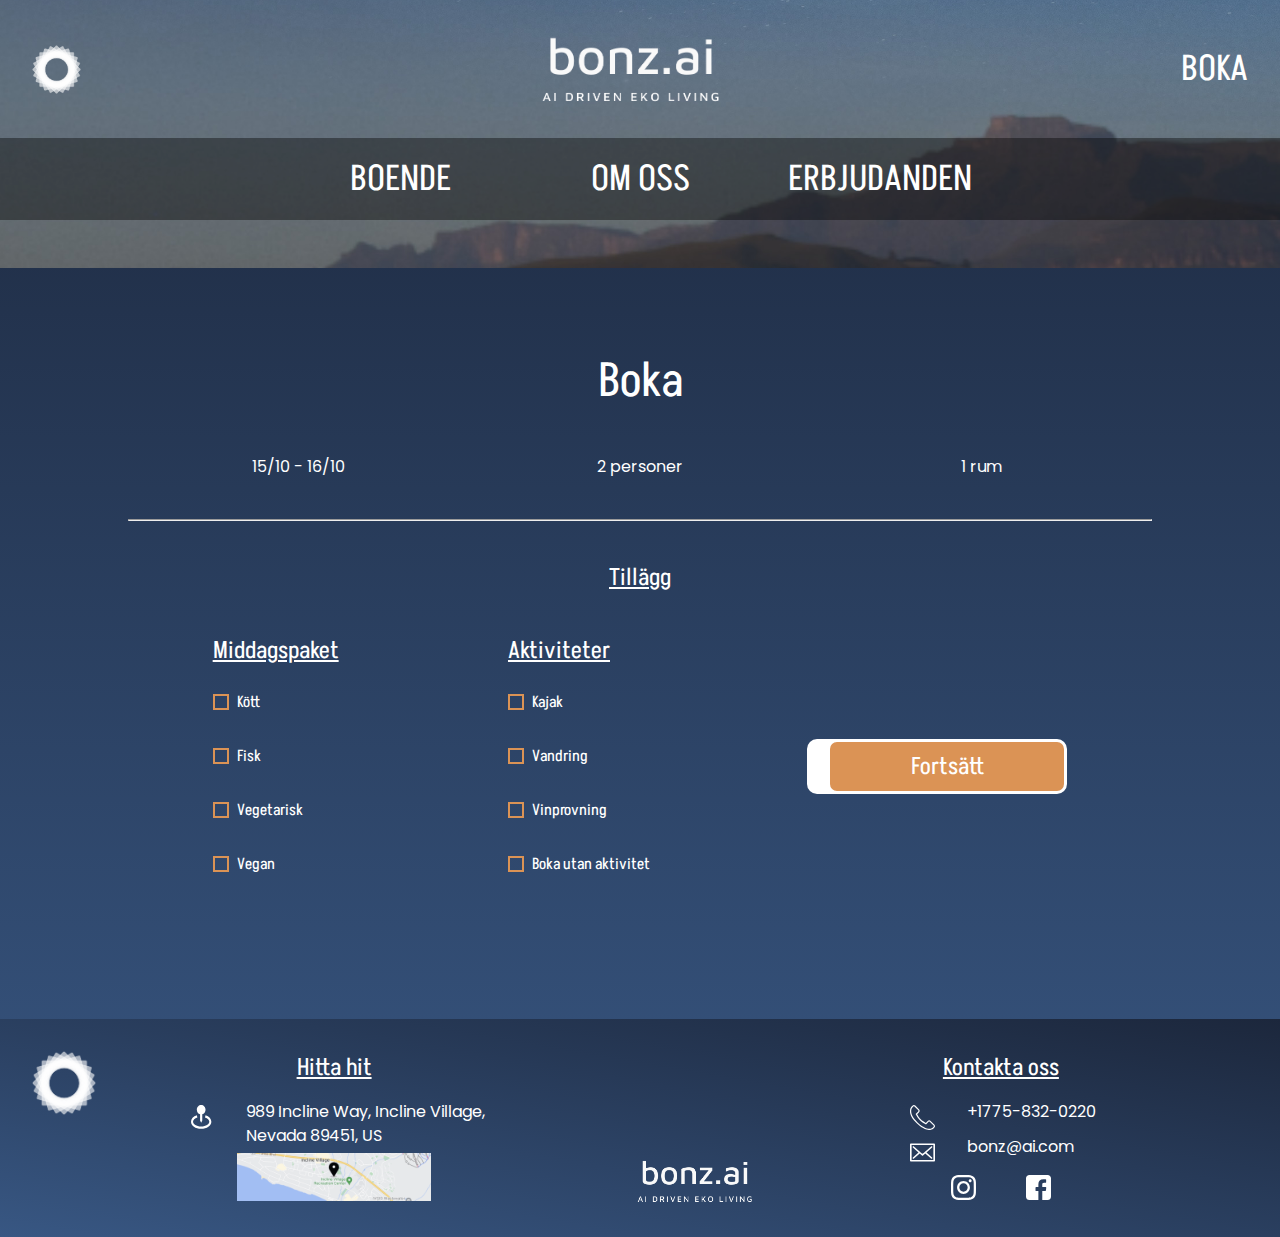
<file: html/bookoptions.html>
<!DOCTYPE html>
<html lang="en">
<head>
    <meta charset="UTF-8">
    <meta http-equiv="X-UA-Compatible" content="IE=edge">
    <meta name="viewport" content="width=device-width, initial-scale=1.0">
    <title>Boka</title>
    <link rel="stylesheet" href="../css/style.css">
    <link href='https://fonts.googleapis.com/css?family=Akshar' rel='stylesheet'>
    <link href='https://fonts.googleapis.com/css?family=Poppins' rel='stylesheet'>
</head>
<body>
    <header>
        <section class="header__top">
            <img src="../css/imgs/logo/bonz.ai-logo-white-symbol.png" alt="" class="desktop-header">
            <img src="../css/imgs/logo/bonz.ai-logo-white-portrait-full.png" alt="" class="desktop-header">
            <img src="../css/imgs/logo/bonz.ai-logo-white-landscape.png" alt="" class="mobile-header">
            <a href="bookform.html">BOKA</a>
        </section>
        <nav class="header__nav">
            <a href="">BOENDE</a>
            <a href="aboutpage.html">OM OSS</a>
            <a href="">ERBJUDANDEN</a>
        </nav>
    </header>
    <main class="booking-main-four">
        <h1>Boka</h1>
        <section class="booking-filters">
            <p>15/10 - 16/10</p>
            <p>2 personer</p>
            <p>1 rum</p>
        </section>
        <hr>
        <h2>Tillägg</h2>
        <form action="" class="activities-meals">
            <aside>
                <h3>Middagspaket</h3>
                <section>
                    <input type="radio" name="meal" id="meat">
                    <label for="meat">Kött</label>
                </section>
                <section>
                    <input type="radio" name="meal" id="fish">
                    <label for="fish">Fisk</label>
                </section>
                <section>
                    <input type="radio" name="meal" id="vegetarian">
                    <label for="vegetarian">Vegetarisk</label>
                </section>
                <section>
                    <input type="radio" name="meal" id="vegan">
                    <label for="vegan">Vegan</label>
                </section>
            </aside>
            <aside>
                <h3>Aktiviteter</h3>
                <section>
                    <input type="radio" name="activity" id="kayak">
                    <label for="kayak">Kajak</label>
                </section>
                <section>
                    <input type="radio" name="activity" id="walking">
                    <label for="walking">Vandring</label>
                </section>
                <section>
                    <input type="radio" name="activity" id="wine">
                    <label for="wine">Vinprovning</label>
                </section>
                <section>
                    <input type="radio" name="activity" id="none">
                    <label for="none">Boka utan aktivitet</label>
                </section>
            </aside>
            <a href="bookfinal.html"><button type="button" class="secondary-btn">Fortsätt</button></a>
        </form>
    </main>
    <footer>
        <img src="../css/imgs/logo/bonz.ai-logo-white-symbol.png" alt="">
        <section class="footer__infos">
            <h2>Hitta hit</h2>
            <section class="footer__info-icon">
                <svg width="21" height="24" viewBox="0 0 21 24" fill="none" xmlns="http://www.w3.org/2000/svg">
                    <path d="M10.1752 17.8371L11.2654 15.4588V9.34424C13.1416 8.8127 14.536 6.96597 14.536 4.75655C14.536 2.13331 12.5802 0 10.1752 0C7.77025 0 5.81445 2.13331 5.81445 4.75655C5.81445 6.96597 7.20881 8.8127 9.08502 9.34424V15.4588L10.1752 17.8371Z" fill="white"/>
                    <path d="M14.5168 10.1945L13.9745 12.4853C16.6109 13.336 18.3152 14.9721 18.3152 16.6546C18.3152 18.9026 14.9727 21.4072 10.1751 21.4072C5.37754 21.4072 2.03502 18.9026 2.03502 16.6546C2.03502 14.9721 3.73935 13.336 6.37674 12.4841L5.83441 10.1934C2.23547 11.3554 0 13.8303 0 16.6546C0 20.6515 4.46992 23.7835 10.1751 23.7835C15.8803 23.7835 20.3502 20.6515 20.3502 16.6546C20.3502 13.8303 18.1147 11.3554 14.5168 10.1945Z" fill="white"/>
                </svg>
                <p>989 Incline Way, Incline Village, <br>Nevada 89451, US</p>
            </section>
            <img src="../css/imgs/Skärmavbild 2022-09-26 kl. 15.07 1.png" alt="" class="map">
        </section>
        <img src="../css/imgs/logo/bonz.ai-logo-white-portrait-full.png" alt="">
        <section class="footer__infos">
            <h2>Kontakta oss</h2>
            <section class="footer__info-icon">
                <svg version="1.1" id="Capa_1" xmlns="http://www.w3.org/2000/svg" xmlns:xlink="http://www.w3.org/1999/xlink" x="0px" y="0px" viewBox="0 0 202.592 202.592" style="enable-background:new 0 0 202.592 202.592;" xml:space="preserve">
                    <g>
                        <path d="M198.048,160.105l-31.286-31.29c-6.231-6.206-16.552-6.016-23.001,0.433l-15.761,15.761
                        c-0.995-0.551-2.026-1.124-3.11-1.732c-9.953-5.515-23.577-13.074-37.914-27.421C72.599,101.48,65.03,87.834,59.5,77.874
                        c-0.587-1.056-1.145-2.072-1.696-3.038l10.579-10.565l5.2-5.207c6.46-6.46,6.639-16.778,0.419-23.001L42.715,4.769
                        c-6.216-6.216-16.541-6.027-23.001,0.433l-8.818,8.868l0.243,0.24c-2.956,3.772-5.429,8.124-7.265,12.816
                        c-1.696,4.466-2.752,8.729-3.235,12.998c-4.13,34.25,11.52,65.55,53.994,108.028c58.711,58.707,106.027,54.273,108.067,54.055
                        c4.449-0.53,8.707-1.593,13.038-3.275c4.652-1.818,9.001-4.284,12.769-7.233l0.193,0.168l8.933-8.747
                        C204.079,176.661,204.265,166.343,198.048,160.105z M190.683,176.164l-3.937,3.93l-1.568,1.507
                        c-2.469,2.387-6.743,5.74-12.984,8.181c-3.543,1.364-7.036,2.24-10.59,2.663c-0.447,0.043-44.95,3.84-100.029-51.235
                        C14.743,94.38,7.238,67.395,10.384,41.259c0.394-3.464,1.263-6.95,2.652-10.593c2.462-6.277,5.812-10.547,8.181-13.02l5.443-5.497
                        c2.623-2.63,6.714-2.831,9.112-0.433l31.286,31.286c2.394,2.401,2.205,6.492-0.422,9.13L45.507,73.24l1.95,3.282
                        c1.084,1.829,2.23,3.879,3.454,6.106c5.812,10.482,13.764,24.83,29.121,40.173c15.317,15.325,29.644,23.27,40.094,29.067
                        c2.258,1.249,4.32,2.398,6.17,3.5l3.289,1.95l21.115-21.122c2.634-2.623,6.739-2.817,9.137-0.426l31.272,31.279
                        C193.5,169.446,193.31,173.537,190.683,176.164z"/>
                    </g>
                </svg>
                <p>+1775-832-0220</p>
            </section>
            <section class="footer__info-icon">
                <svg version="1.1" id="Layer_1" xmlns="http://www.w3.org/2000/svg" xmlns:xlink="http://www.w3.org/1999/xlink" x="0px" y="0px" viewBox="0 0 455.861 455.861" style="enable-background:new 0 0 455.861 455.861;" xml:space="preserve">
                <g>
                    <path d="M52.616,139.032l102.427,88.898L52.616,316.828c-6.162,5.349-6.823,14.68-1.474,20.843
                            c5.349,6.162,14.68,6.821,20.842,1.474l105.6-91.651l40.663,35.292c2.778,2.411,6.231,3.616,9.684,3.616s6.906-1.205,9.684-3.616
                            l40.663-35.292l105.6,91.651c6.162,5.348,15.493,4.688,20.842-1.474c5.349-6.163,4.688-15.494-1.474-20.843L300.819,227.93
                            l102.427-88.898c6.163-5.349,6.823-14.68,1.474-20.843c-5.349-6.163-14.682-6.822-20.842-1.474
                            c-8.592,7.457-146.799,127.408-155.947,135.348c-9.151-7.942-147.358-127.893-155.947-135.348
                            c-6.162-5.348-15.494-4.687-20.842,1.474C45.793,124.352,46.454,133.683,52.616,139.032z"/>
                    <path d="M441.088,63.154H14.774C6.615,63.154,0,69.77,0,77.929v300.003c0,8.16,6.615,14.774,14.774,14.774h426.313
                            c8.16,0,14.774-6.614,14.774-14.774V77.929C455.862,69.77,449.248,63.154,441.088,63.154z M426.314,363.157h-0.001H29.549V92.703
                            h396.765V363.157z"/>
                </g>
                </svg>
                <p>bonz@ai.com</p>
            </section>
            <section class="social-media-icons">
                <svg viewBox="0 0 256 256" version="1.1" xmlns="http://www.w3.org/2000/svg" xmlns:xlink="http://www.w3.org/1999/xlink" preserveAspectRatio="xMidYMid">
                    <g>
                        <path d="M127.999746,23.06353 C162.177385,23.06353 166.225393,23.1936027 179.722476,23.8094161 C192.20235,24.3789926 198.979853,26.4642218 203.490736,28.2166477 C209.464938,30.5386501 213.729395,33.3128586 218.208268,37.7917319 C222.687141,42.2706052 225.46135,46.5350617 227.782844,52.5092638 C229.535778,57.0201472 231.621007,63.7976504 232.190584,76.277016 C232.806397,89.7746075 232.93647,93.8226147 232.93647,128.000254 C232.93647,162.177893 232.806397,166.225901 232.190584,179.722984 C231.621007,192.202858 229.535778,198.980361 227.782844,203.491244 C225.46135,209.465446 222.687141,213.729903 218.208268,218.208776 C213.729395,222.687649 209.464938,225.461858 203.490736,227.783352 C198.979853,229.536286 192.20235,231.621516 179.722476,232.191092 C166.227425,232.806905 162.179418,232.936978 127.999746,232.936978 C93.8200742,232.936978 89.772067,232.806905 76.277016,232.191092 C63.7971424,231.621516 57.0196391,229.536286 52.5092638,227.783352 C46.5345536,225.461858 42.2700971,222.687649 37.7912238,218.208776 C33.3123505,213.729903 30.538142,209.465446 28.2166477,203.491244 C26.4637138,198.980361 24.3784845,192.202858 23.808908,179.723492 C23.1930946,166.225901 23.0630219,162.177893 23.0630219,128.000254 C23.0630219,93.8226147 23.1930946,89.7746075 23.808908,76.2775241 C24.3784845,63.7976504 26.4637138,57.0201472 28.2166477,52.5092638 C30.538142,46.5350617 33.3123505,42.2706052 37.7912238,37.7917319 C42.2700971,33.3128586 46.5345536,30.5386501 52.5092638,28.2166477 C57.0196391,26.4642218 63.7971424,24.3789926 76.2765079,23.8094161 C89.7740994,23.1936027 93.8221066,23.06353 127.999746,23.06353 M127.999746,0 C93.2367791,0 88.8783247,0.147348072 75.2257637,0.770274749 C61.601148,1.39218523 52.2968794,3.55566141 44.1546281,6.72008828 C35.7374966,9.99121548 28.5992446,14.3679613 21.4833489,21.483857 C14.3674532,28.5997527 9.99070739,35.7380046 6.71958019,44.1551362 C3.55515331,52.2973875 1.39167714,61.6016561 0.769766653,75.2262718 C0.146839975,88.8783247 0,93.2372872 0,128.000254 C0,162.763221 0.146839975,167.122183 0.769766653,180.774236 C1.39167714,194.398852 3.55515331,203.703121 6.71958019,211.845372 C9.99070739,220.261995 14.3674532,227.400755 21.4833489,234.516651 C28.5992446,241.632547 35.7374966,246.009293 44.1546281,249.28042 C52.2968794,252.444847 61.601148,254.608323 75.2257637,255.230233 C88.8783247,255.85316 93.2367791,256 127.999746,256 C162.762713,256 167.121675,255.85316 180.773728,255.230233 C194.398344,254.608323 203.702613,252.444847 211.844864,249.28042 C220.261995,246.009293 227.400247,241.632547 234.516143,234.516651 C241.632039,227.400755 246.008785,220.262503 249.279912,211.845372 C252.444339,203.703121 254.607815,194.398852 255.229725,180.774236 C255.852652,167.122183 256,162.763221 256,128.000254 C256,93.2372872 255.852652,88.8783247 255.229725,75.2262718 C254.607815,61.6016561 252.444339,52.2973875 249.279912,44.1551362 C246.008785,35.7380046 241.632039,28.5997527 234.516143,21.483857 C227.400247,14.3679613 220.261995,9.99121548 211.844864,6.72008828 C203.702613,3.55566141 194.398344,1.39218523 180.773728,0.770274749 C167.121675,0.147348072 162.762713,0 127.999746,0 Z M127.999746,62.2703115 C91.698262,62.2703115 62.2698034,91.69877 62.2698034,128.000254 C62.2698034,164.301738 91.698262,193.730197 127.999746,193.730197 C164.30123,193.730197 193.729689,164.301738 193.729689,128.000254 C193.729689,91.69877 164.30123,62.2703115 127.999746,62.2703115 Z M127.999746,170.667175 C104.435741,170.667175 85.3328252,151.564259 85.3328252,128.000254 C85.3328252,104.436249 104.435741,85.3333333 127.999746,85.3333333 C151.563751,85.3333333 170.666667,104.436249 170.666667,128.000254 C170.666667,151.564259 151.563751,170.667175 127.999746,170.667175 Z M211.686338,59.6734287 C211.686338,68.1566129 204.809755,75.0337031 196.326571,75.0337031 C187.843387,75.0337031 180.966297,68.1566129 180.966297,59.6734287 C180.966297,51.1902445 187.843387,44.3136624 196.326571,44.3136624 C204.809755,44.3136624 211.686338,51.1902445 211.686338,59.6734287 Z"></path>
                    </g>
                </svg>
                <svg version="1.1" id="Layer_1" xmlns="http://www.w3.org/2000/svg" xmlns:xlink="http://www.w3.org/1999/xlink" x="0px" y="0px" viewBox="0 0 408.788 408.788" style="enable-background:new 0 0 408.788 408.788;" xml:space="preserve">
                    <path d="M353.701,0H55.087C24.665,0,0.002,24.662,0.002,55.085v298.616c0,30.423,24.662,55.085,55.085,55.085
                        h147.275l0.251-146.078h-37.951c-4.932,0-8.935-3.988-8.954-8.92l-0.182-47.087c-0.019-4.959,3.996-8.989,8.955-8.989h37.882
                        v-45.498c0-52.8,32.247-81.55,79.348-81.55h38.65c4.945,0,8.955,4.009,8.955,8.955v39.704c0,4.944-4.007,8.952-8.95,8.955
                        l-23.719,0.011c-25.615,0-30.575,12.172-30.575,30.035v39.389h56.285c5.363,0,9.524,4.683,8.892,10.009l-5.581,47.087
                        c-0.534,4.506-4.355,7.901-8.892,7.901h-50.453l-0.251,146.078h87.631c30.422,0,55.084-24.662,55.084-55.084V55.085
                        C408.786,24.662,384.124,0,353.701,0z"/>
                </svg>
            </section>
        </section>
    </footer>
</body>
</html>
</file>
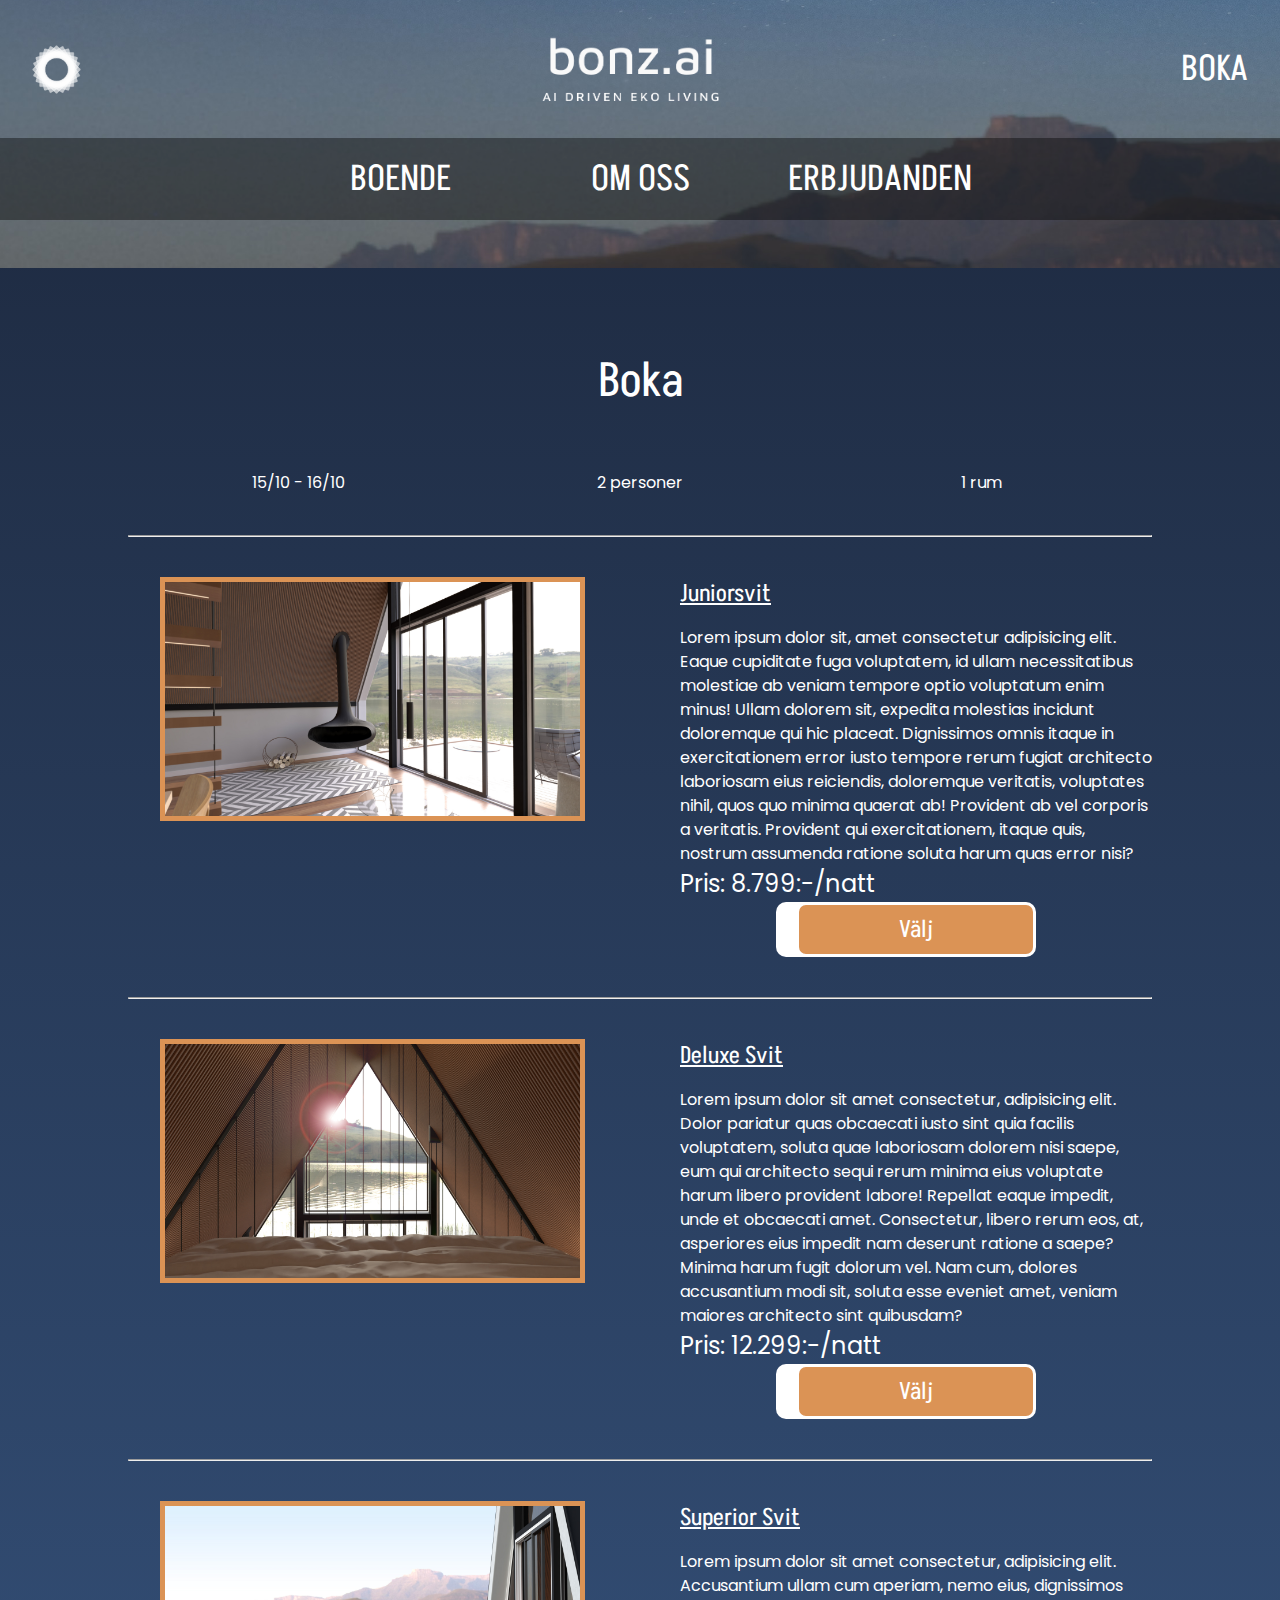
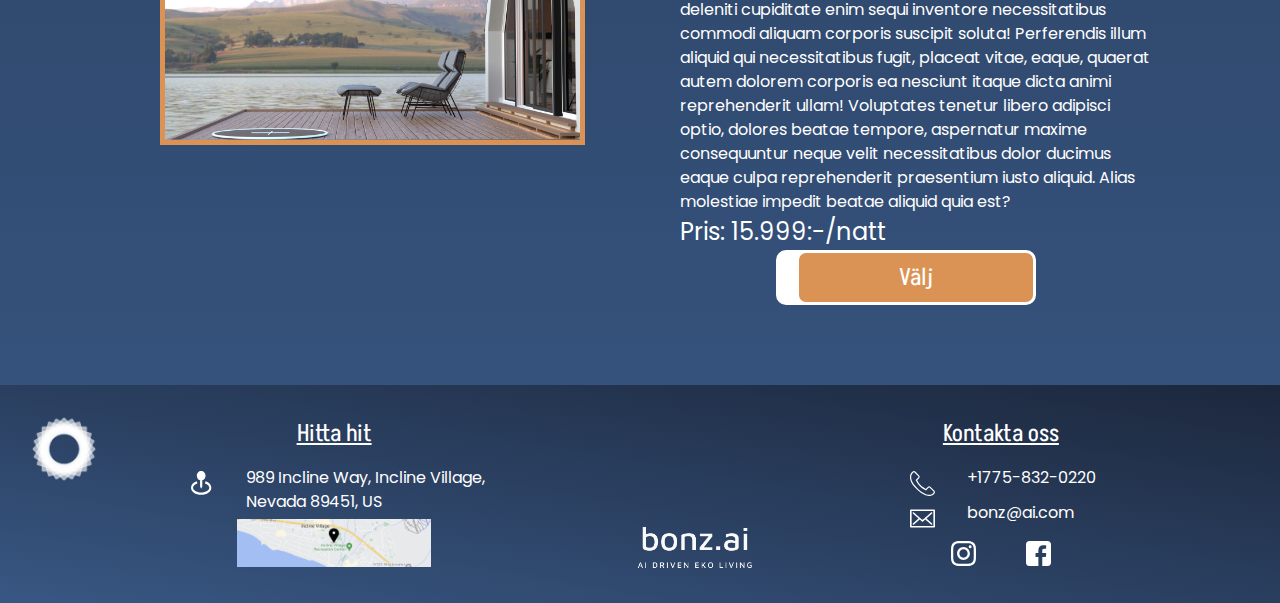
<file: html/bookrooms.html>
<!DOCTYPE html>
<html lang="en">
<head>
    <meta charset="UTF-8">
    <meta http-equiv="X-UA-Compatible" content="IE=edge">
    <meta name="viewport" content="width=device-width, initial-scale=1.0">
    <title>Boka</title>
    <link rel="stylesheet" href="../css/style.css">
    <link href='https://fonts.googleapis.com/css?family=Akshar' rel='stylesheet'>
    <link href='https://fonts.googleapis.com/css?family=Poppins' rel='stylesheet'>
</head>
<body>
    <header>
        <section class="header__top">
            <img src="../css/imgs/logo/bonz.ai-logo-white-symbol.png" alt="" class="desktop-header">
            <img src="../css/imgs/logo/bonz.ai-logo-white-portrait-full.png" alt="" class="desktop-header">
            <img src="../css/imgs/logo/bonz.ai-logo-white-landscape.png" alt="" class="mobile-header">
            <a href="bookform.html">BOKA</a>
        </section>
        <nav class="header__nav">
            <a href="">BOENDE</a>
            <a href="aboutpage.html">OM OSS</a>
            <a href="">ERBJUDANDEN</a>
        </nav>
    </header>
    <main class="booking-main-two">
        <h1>Boka</h1>
        <section class="booking-filters">
            <p>15/10 - 16/10</p>
            <p>2 personer</p>
            <p>1 rum</p>
        </section>
        <hr>
        <img src="../css/imgs/photos/02-day.jpg" alt="">
        <article class="booking-main-two__search-result">
            <h2>Juniorsvit</h2>
            <p>Lorem ipsum dolor sit, amet consectetur adipisicing elit. Eaque cupiditate fuga voluptatem, id ullam necessitatibus molestiae ab veniam tempore optio voluptatum enim minus! Ullam dolorem sit, expedita molestias incidunt doloremque qui hic placeat. Dignissimos omnis itaque in exercitationem error iusto tempore rerum fugiat architecto laboriosam eius reiciendis, doloremque veritatis, voluptates nihil, quos quo minima quaerat ab! Provident ab vel corporis a veritatis. Provident qui exercitationem, itaque quis, nostrum assumenda ratione soluta harum quas error nisi?</p>
            <p class="price-tag">Pris: 8.799:-/natt</p>
            <a href="bookselect.html" class="secondary-btn">Välj</a>
        </article>
        <hr>
        <img src="../css/imgs/photos/03-day.jpg" alt="">
        <article class="booking-main-two__search-result">
            <h2>Deluxe Svit</h2>
            <p>Lorem ipsum dolor sit amet consectetur, adipisicing elit. Dolor pariatur quas obcaecati iusto sint quia facilis voluptatem, soluta quae laboriosam dolorem nisi saepe, eum qui architecto sequi rerum minima eius voluptate harum libero provident labore! Repellat eaque impedit, unde et obcaecati amet. Consectetur, libero rerum eos, at, asperiores eius impedit nam deserunt ratione a saepe? Minima harum fugit dolorum vel. Nam cum, dolores accusantium modi sit, soluta esse eveniet amet, veniam maiores architecto sint quibusdam?</p>
            <p class="price-tag">Pris: 12.299:-/natt</p>
            <a href="bookselect.html" class="secondary-btn">Välj</a>
        </article>
        <hr>
        <img src="../css/imgs/photos/09-day.jpg" alt="">
        <article class="booking-main-two__search-result">
            <h2>Superior Svit</h2>
            <p>Lorem ipsum dolor sit amet consectetur, adipisicing elit. Accusantium ullam cum aperiam, nemo eius, dignissimos deleniti cupiditate enim sequi inventore necessitatibus commodi aliquam corporis suscipit soluta! Perferendis illum aliquid qui necessitatibus fugit, placeat vitae, eaque, quaerat autem dolorem corporis ea nesciunt itaque dicta animi reprehenderit ullam! Voluptates tenetur libero adipisci optio, dolores beatae tempore, aspernatur maxime consequuntur neque velit necessitatibus dolor ducimus eaque culpa reprehenderit praesentium iusto aliquid. Alias molestiae impedit beatae aliquid quia est?</p>
            <p class="price-tag">Pris: 15.999:-/natt</p>
            <a href="bookselect.html" class="secondary-btn">Välj</a>
        </article>
    </main>
    <footer>
        <img src="../css/imgs/logo/bonz.ai-logo-white-symbol.png" alt="">
        <section class="footer__infos">
            <h2>Hitta hit</h2>
            <section class="footer__info-icon">
                <svg width="21" height="24" viewBox="0 0 21 24" fill="none" xmlns="http://www.w3.org/2000/svg">
                    <path d="M10.1752 17.8371L11.2654 15.4588V9.34424C13.1416 8.8127 14.536 6.96597 14.536 4.75655C14.536 2.13331 12.5802 0 10.1752 0C7.77025 0 5.81445 2.13331 5.81445 4.75655C5.81445 6.96597 7.20881 8.8127 9.08502 9.34424V15.4588L10.1752 17.8371Z" fill="white"/>
                    <path d="M14.5168 10.1945L13.9745 12.4853C16.6109 13.336 18.3152 14.9721 18.3152 16.6546C18.3152 18.9026 14.9727 21.4072 10.1751 21.4072C5.37754 21.4072 2.03502 18.9026 2.03502 16.6546C2.03502 14.9721 3.73935 13.336 6.37674 12.4841L5.83441 10.1934C2.23547 11.3554 0 13.8303 0 16.6546C0 20.6515 4.46992 23.7835 10.1751 23.7835C15.8803 23.7835 20.3502 20.6515 20.3502 16.6546C20.3502 13.8303 18.1147 11.3554 14.5168 10.1945Z" fill="white"/>
                </svg>
                <p>989 Incline Way, Incline Village, <br>Nevada 89451, US</p>
            </section>
            <img src="../css/imgs/Skärmavbild 2022-09-26 kl. 15.07 1.png" alt="" class="map">
        </section>
        <img src="../css/imgs/logo/bonz.ai-logo-white-portrait-full.png" alt="">
        <section class="footer__infos">
            <h2>Kontakta oss</h2>
            <section class="footer__info-icon">
                <svg version="1.1" id="Capa_1" xmlns="http://www.w3.org/2000/svg" xmlns:xlink="http://www.w3.org/1999/xlink" x="0px" y="0px" viewBox="0 0 202.592 202.592" style="enable-background:new 0 0 202.592 202.592;" xml:space="preserve">
                    <g>
                        <path d="M198.048,160.105l-31.286-31.29c-6.231-6.206-16.552-6.016-23.001,0.433l-15.761,15.761
                        c-0.995-0.551-2.026-1.124-3.11-1.732c-9.953-5.515-23.577-13.074-37.914-27.421C72.599,101.48,65.03,87.834,59.5,77.874
                        c-0.587-1.056-1.145-2.072-1.696-3.038l10.579-10.565l5.2-5.207c6.46-6.46,6.639-16.778,0.419-23.001L42.715,4.769
                        c-6.216-6.216-16.541-6.027-23.001,0.433l-8.818,8.868l0.243,0.24c-2.956,3.772-5.429,8.124-7.265,12.816
                        c-1.696,4.466-2.752,8.729-3.235,12.998c-4.13,34.25,11.52,65.55,53.994,108.028c58.711,58.707,106.027,54.273,108.067,54.055
                        c4.449-0.53,8.707-1.593,13.038-3.275c4.652-1.818,9.001-4.284,12.769-7.233l0.193,0.168l8.933-8.747
                        C204.079,176.661,204.265,166.343,198.048,160.105z M190.683,176.164l-3.937,3.93l-1.568,1.507
                        c-2.469,2.387-6.743,5.74-12.984,8.181c-3.543,1.364-7.036,2.24-10.59,2.663c-0.447,0.043-44.95,3.84-100.029-51.235
                        C14.743,94.38,7.238,67.395,10.384,41.259c0.394-3.464,1.263-6.95,2.652-10.593c2.462-6.277,5.812-10.547,8.181-13.02l5.443-5.497
                        c2.623-2.63,6.714-2.831,9.112-0.433l31.286,31.286c2.394,2.401,2.205,6.492-0.422,9.13L45.507,73.24l1.95,3.282
                        c1.084,1.829,2.23,3.879,3.454,6.106c5.812,10.482,13.764,24.83,29.121,40.173c15.317,15.325,29.644,23.27,40.094,29.067
                        c2.258,1.249,4.32,2.398,6.17,3.5l3.289,1.95l21.115-21.122c2.634-2.623,6.739-2.817,9.137-0.426l31.272,31.279
                        C193.5,169.446,193.31,173.537,190.683,176.164z"/>
                    </g>
                </svg>
                <p>+1775-832-0220</p>
            </section>
            <section class="footer__info-icon">
                <svg version="1.1" id="Layer_1" xmlns="http://www.w3.org/2000/svg" xmlns:xlink="http://www.w3.org/1999/xlink" x="0px" y="0px" viewBox="0 0 455.861 455.861" style="enable-background:new 0 0 455.861 455.861;" xml:space="preserve">
                <g>
                    <path d="M52.616,139.032l102.427,88.898L52.616,316.828c-6.162,5.349-6.823,14.68-1.474,20.843
                            c5.349,6.162,14.68,6.821,20.842,1.474l105.6-91.651l40.663,35.292c2.778,2.411,6.231,3.616,9.684,3.616s6.906-1.205,9.684-3.616
                            l40.663-35.292l105.6,91.651c6.162,5.348,15.493,4.688,20.842-1.474c5.349-6.163,4.688-15.494-1.474-20.843L300.819,227.93
                            l102.427-88.898c6.163-5.349,6.823-14.68,1.474-20.843c-5.349-6.163-14.682-6.822-20.842-1.474
                            c-8.592,7.457-146.799,127.408-155.947,135.348c-9.151-7.942-147.358-127.893-155.947-135.348
                            c-6.162-5.348-15.494-4.687-20.842,1.474C45.793,124.352,46.454,133.683,52.616,139.032z"/>
                    <path d="M441.088,63.154H14.774C6.615,63.154,0,69.77,0,77.929v300.003c0,8.16,6.615,14.774,14.774,14.774h426.313
                            c8.16,0,14.774-6.614,14.774-14.774V77.929C455.862,69.77,449.248,63.154,441.088,63.154z M426.314,363.157h-0.001H29.549V92.703
                            h396.765V363.157z"/>
                </g>
                </svg>
                <p>bonz@ai.com</p>
            </section>
            <section class="social-media-icons">
                <svg viewBox="0 0 256 256" version="1.1" xmlns="http://www.w3.org/2000/svg" xmlns:xlink="http://www.w3.org/1999/xlink" preserveAspectRatio="xMidYMid">
                    <g>
                        <path d="M127.999746,23.06353 C162.177385,23.06353 166.225393,23.1936027 179.722476,23.8094161 C192.20235,24.3789926 198.979853,26.4642218 203.490736,28.2166477 C209.464938,30.5386501 213.729395,33.3128586 218.208268,37.7917319 C222.687141,42.2706052 225.46135,46.5350617 227.782844,52.5092638 C229.535778,57.0201472 231.621007,63.7976504 232.190584,76.277016 C232.806397,89.7746075 232.93647,93.8226147 232.93647,128.000254 C232.93647,162.177893 232.806397,166.225901 232.190584,179.722984 C231.621007,192.202858 229.535778,198.980361 227.782844,203.491244 C225.46135,209.465446 222.687141,213.729903 218.208268,218.208776 C213.729395,222.687649 209.464938,225.461858 203.490736,227.783352 C198.979853,229.536286 192.20235,231.621516 179.722476,232.191092 C166.227425,232.806905 162.179418,232.936978 127.999746,232.936978 C93.8200742,232.936978 89.772067,232.806905 76.277016,232.191092 C63.7971424,231.621516 57.0196391,229.536286 52.5092638,227.783352 C46.5345536,225.461858 42.2700971,222.687649 37.7912238,218.208776 C33.3123505,213.729903 30.538142,209.465446 28.2166477,203.491244 C26.4637138,198.980361 24.3784845,192.202858 23.808908,179.723492 C23.1930946,166.225901 23.0630219,162.177893 23.0630219,128.000254 C23.0630219,93.8226147 23.1930946,89.7746075 23.808908,76.2775241 C24.3784845,63.7976504 26.4637138,57.0201472 28.2166477,52.5092638 C30.538142,46.5350617 33.3123505,42.2706052 37.7912238,37.7917319 C42.2700971,33.3128586 46.5345536,30.5386501 52.5092638,28.2166477 C57.0196391,26.4642218 63.7971424,24.3789926 76.2765079,23.8094161 C89.7740994,23.1936027 93.8221066,23.06353 127.999746,23.06353 M127.999746,0 C93.2367791,0 88.8783247,0.147348072 75.2257637,0.770274749 C61.601148,1.39218523 52.2968794,3.55566141 44.1546281,6.72008828 C35.7374966,9.99121548 28.5992446,14.3679613 21.4833489,21.483857 C14.3674532,28.5997527 9.99070739,35.7380046 6.71958019,44.1551362 C3.55515331,52.2973875 1.39167714,61.6016561 0.769766653,75.2262718 C0.146839975,88.8783247 0,93.2372872 0,128.000254 C0,162.763221 0.146839975,167.122183 0.769766653,180.774236 C1.39167714,194.398852 3.55515331,203.703121 6.71958019,211.845372 C9.99070739,220.261995 14.3674532,227.400755 21.4833489,234.516651 C28.5992446,241.632547 35.7374966,246.009293 44.1546281,249.28042 C52.2968794,252.444847 61.601148,254.608323 75.2257637,255.230233 C88.8783247,255.85316 93.2367791,256 127.999746,256 C162.762713,256 167.121675,255.85316 180.773728,255.230233 C194.398344,254.608323 203.702613,252.444847 211.844864,249.28042 C220.261995,246.009293 227.400247,241.632547 234.516143,234.516651 C241.632039,227.400755 246.008785,220.262503 249.279912,211.845372 C252.444339,203.703121 254.607815,194.398852 255.229725,180.774236 C255.852652,167.122183 256,162.763221 256,128.000254 C256,93.2372872 255.852652,88.8783247 255.229725,75.2262718 C254.607815,61.6016561 252.444339,52.2973875 249.279912,44.1551362 C246.008785,35.7380046 241.632039,28.5997527 234.516143,21.483857 C227.400247,14.3679613 220.261995,9.99121548 211.844864,6.72008828 C203.702613,3.55566141 194.398344,1.39218523 180.773728,0.770274749 C167.121675,0.147348072 162.762713,0 127.999746,0 Z M127.999746,62.2703115 C91.698262,62.2703115 62.2698034,91.69877 62.2698034,128.000254 C62.2698034,164.301738 91.698262,193.730197 127.999746,193.730197 C164.30123,193.730197 193.729689,164.301738 193.729689,128.000254 C193.729689,91.69877 164.30123,62.2703115 127.999746,62.2703115 Z M127.999746,170.667175 C104.435741,170.667175 85.3328252,151.564259 85.3328252,128.000254 C85.3328252,104.436249 104.435741,85.3333333 127.999746,85.3333333 C151.563751,85.3333333 170.666667,104.436249 170.666667,128.000254 C170.666667,151.564259 151.563751,170.667175 127.999746,170.667175 Z M211.686338,59.6734287 C211.686338,68.1566129 204.809755,75.0337031 196.326571,75.0337031 C187.843387,75.0337031 180.966297,68.1566129 180.966297,59.6734287 C180.966297,51.1902445 187.843387,44.3136624 196.326571,44.3136624 C204.809755,44.3136624 211.686338,51.1902445 211.686338,59.6734287 Z"></path>
                    </g>
                </svg>
                <svg version="1.1" id="Layer_1" xmlns="http://www.w3.org/2000/svg" xmlns:xlink="http://www.w3.org/1999/xlink" x="0px" y="0px" viewBox="0 0 408.788 408.788" style="enable-background:new 0 0 408.788 408.788;" xml:space="preserve">
                    <path d="M353.701,0H55.087C24.665,0,0.002,24.662,0.002,55.085v298.616c0,30.423,24.662,55.085,55.085,55.085
                        h147.275l0.251-146.078h-37.951c-4.932,0-8.935-3.988-8.954-8.92l-0.182-47.087c-0.019-4.959,3.996-8.989,8.955-8.989h37.882
                        v-45.498c0-52.8,32.247-81.55,79.348-81.55h38.65c4.945,0,8.955,4.009,8.955,8.955v39.704c0,4.944-4.007,8.952-8.95,8.955
                        l-23.719,0.011c-25.615,0-30.575,12.172-30.575,30.035v39.389h56.285c5.363,0,9.524,4.683,8.892,10.009l-5.581,47.087
                        c-0.534,4.506-4.355,7.901-8.892,7.901h-50.453l-0.251,146.078h87.631c30.422,0,55.084-24.662,55.084-55.084V55.085
                        C408.786,24.662,384.124,0,353.701,0z"/>
                </svg>
            </section>
        </section>
    </footer>
</body>
</html>
</file>
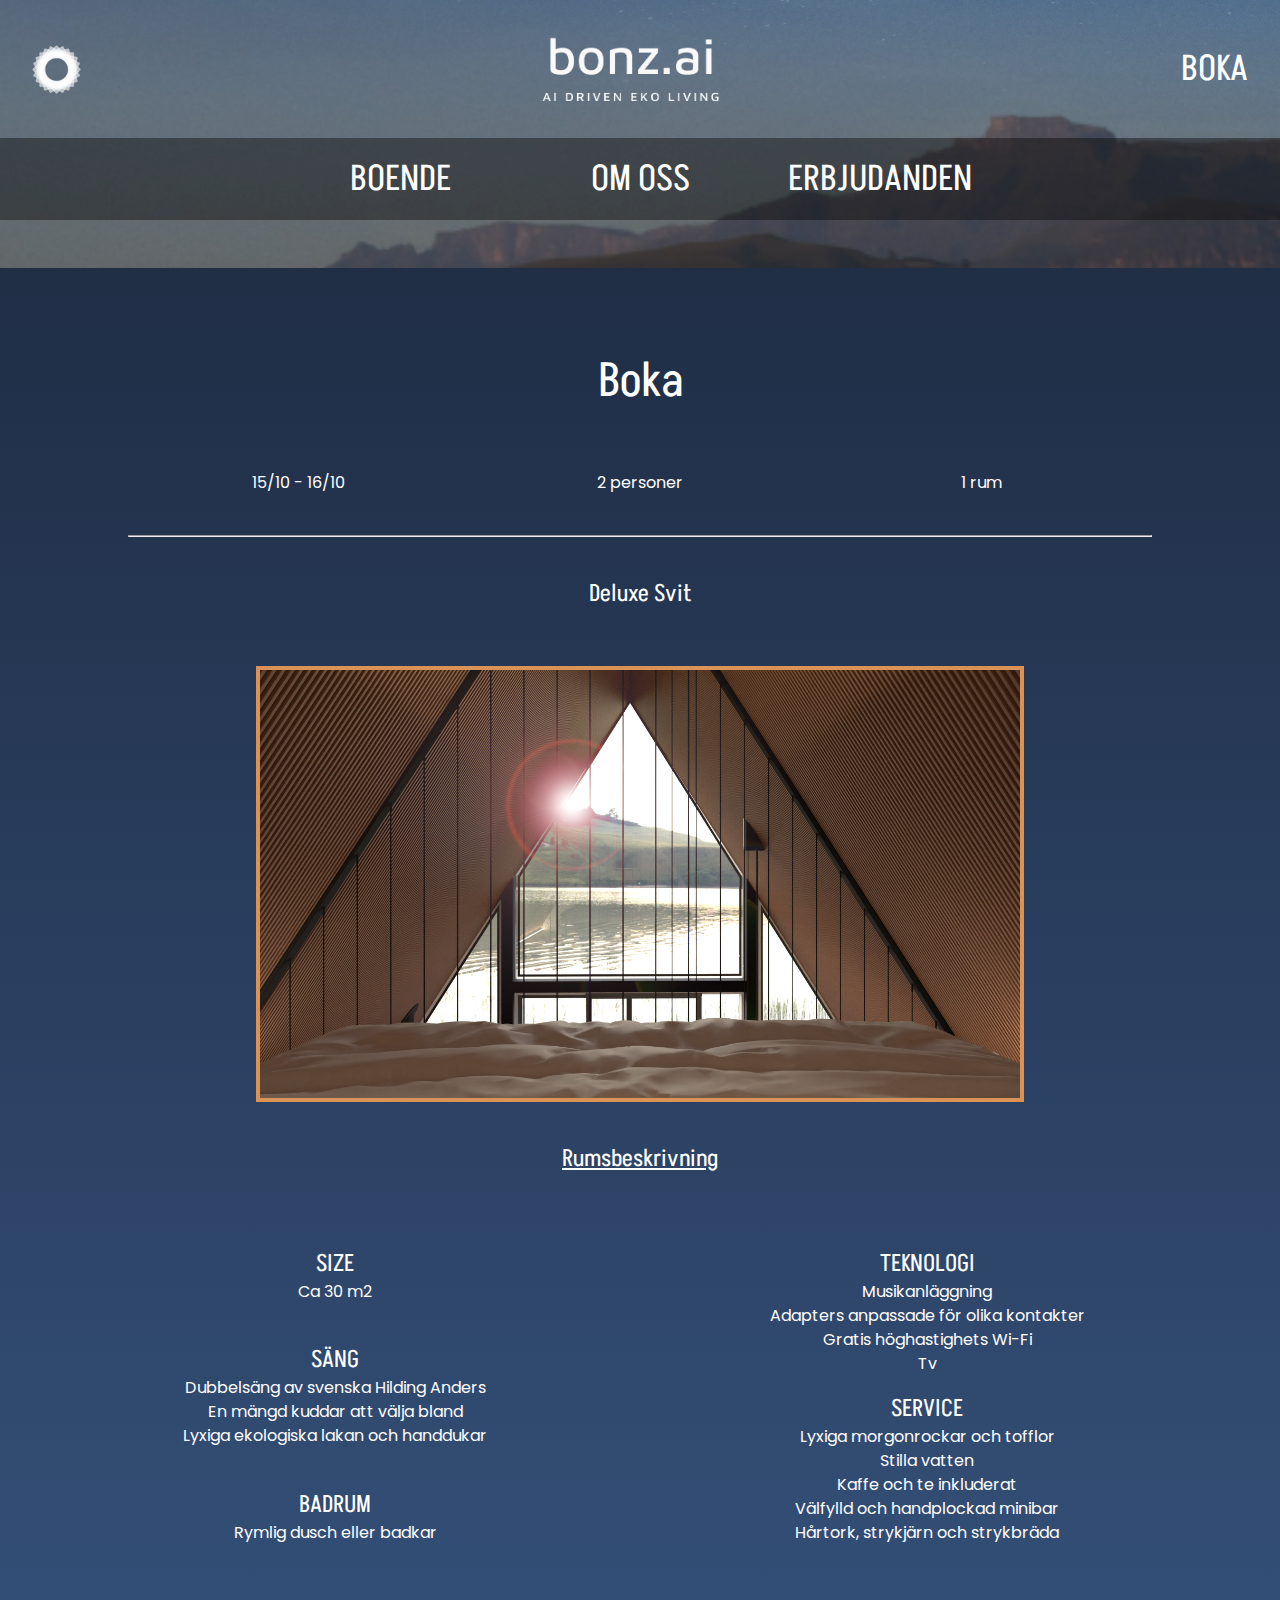
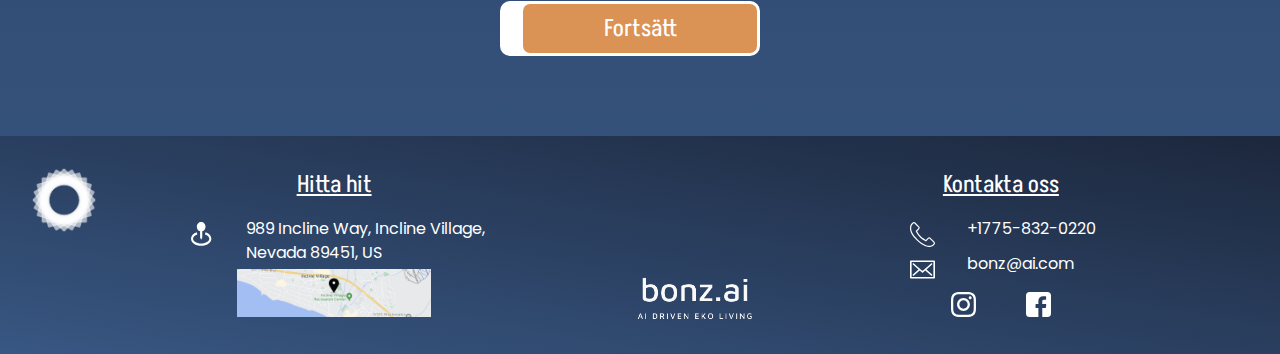
<file: html/bookselect.html>
<!DOCTYPE html>
<html lang="en">
<head>
    <meta charset="UTF-8">
    <meta http-equiv="X-UA-Compatible" content="IE=edge">
    <meta name="viewport" content="width=device-width, initial-scale=1.0">
    <title>Boka</title>
    <link rel="stylesheet" href="../css/style.css">
    <link href='https://fonts.googleapis.com/css?family=Akshar' rel='stylesheet'>
    <link href='https://fonts.googleapis.com/css?family=Poppins' rel='stylesheet'>
</head>
<body>
    <header>
        <section class="header__top">
            <img src="../css/imgs/logo/bonz.ai-logo-white-symbol.png" alt="" class="desktop-header">
            <img src="../css/imgs/logo/bonz.ai-logo-white-portrait-full.png" alt="" class="desktop-header">
            <img src="../css/imgs/logo/bonz.ai-logo-white-landscape.png" alt="" class="mobile-header">
            <a href="bookform.html">BOKA</a>
        </section>
        <nav class="header__nav">
            <a href="">BOENDE</a>
            <a href="aboutpage.html">OM OSS</a>
            <a href="">ERBJUDANDEN</a>
        </nav>
    </header>
    <main class="booking-main-three">
        <h1>Boka</h1>
        <section class="booking-filters">
            <p>15/10 - 16/10</p>
            <p>2 personer</p>
            <p>1 rum</p>
        </section>
        <hr>
        <h2>Deluxe Svit</h2>
        <img src="../css/imgs/photos/03-day.jpg" alt="">
        <h2>Rumsbeskrivning</h2>
        <article class="booking-main-three__room-specs">
            <section>
                <h3>SIZE</h3>
                <p>Ca 30 m2</p>
            </section>
            <section>
                <h3>SÄNG</h3>
                <p>Dubbelsäng av svenska Hilding Anders</p>
                <p>En mängd kuddar att välja bland</p>
                <p>Lyxiga ekologiska lakan och handdukar</p>
            </section>
            <section>
                <h3>BADRUM</h3>
                <p>Rymlig dusch eller badkar</p>
            </section>
        </article>
        <article class="booking-main-three__room-specs">
            <section>
                <h3>TEKNOLOGI</h3>
                <p>Musikanläggning</p>
                <p>Adapters anpassade för olika kontakter</p>
                <p>Gratis höghastighets Wi-Fi</p>
                <p>Tv</p>
            </section>
            <section>
                <h3>SERVICE</h3>
                <p>Lyxiga morgonrockar och tofflor</p>
                <p>Stilla vatten</p>
                <p>Kaffe och te inkluderat</p>
                <p>Välfylld och handplockad minibar</p>
                <p>Hårtork, strykjärn och strykbräda</p>
            </section>
        </article>
        <a href="bookoptions.html" class="secondary-btn">Fortsätt</a>
    </main>
    <footer>
        <img src="../css/imgs/logo/bonz.ai-logo-white-symbol.png" alt="">
        <section class="footer__infos">
            <h2>Hitta hit</h2>
            <section class="footer__info-icon">
                <svg width="21" height="24" viewBox="0 0 21 24" fill="none" xmlns="http://www.w3.org/2000/svg">
                    <path d="M10.1752 17.8371L11.2654 15.4588V9.34424C13.1416 8.8127 14.536 6.96597 14.536 4.75655C14.536 2.13331 12.5802 0 10.1752 0C7.77025 0 5.81445 2.13331 5.81445 4.75655C5.81445 6.96597 7.20881 8.8127 9.08502 9.34424V15.4588L10.1752 17.8371Z" fill="white"/>
                    <path d="M14.5168 10.1945L13.9745 12.4853C16.6109 13.336 18.3152 14.9721 18.3152 16.6546C18.3152 18.9026 14.9727 21.4072 10.1751 21.4072C5.37754 21.4072 2.03502 18.9026 2.03502 16.6546C2.03502 14.9721 3.73935 13.336 6.37674 12.4841L5.83441 10.1934C2.23547 11.3554 0 13.8303 0 16.6546C0 20.6515 4.46992 23.7835 10.1751 23.7835C15.8803 23.7835 20.3502 20.6515 20.3502 16.6546C20.3502 13.8303 18.1147 11.3554 14.5168 10.1945Z" fill="white"/>
                </svg>
                <p>989 Incline Way, Incline Village, <br>Nevada 89451, US</p>
            </section>
            <img src="../css/imgs/Skärmavbild 2022-09-26 kl. 15.07 1.png" alt="" class="map">
        </section>
        <img src="../css/imgs/logo/bonz.ai-logo-white-portrait-full.png" alt="">
        <section class="footer__infos">
            <h2>Kontakta oss</h2>
            <section class="footer__info-icon">
                <svg version="1.1" id="Capa_1" xmlns="http://www.w3.org/2000/svg" xmlns:xlink="http://www.w3.org/1999/xlink" x="0px" y="0px" viewBox="0 0 202.592 202.592" style="enable-background:new 0 0 202.592 202.592;" xml:space="preserve">
                    <g>
                        <path d="M198.048,160.105l-31.286-31.29c-6.231-6.206-16.552-6.016-23.001,0.433l-15.761,15.761
                        c-0.995-0.551-2.026-1.124-3.11-1.732c-9.953-5.515-23.577-13.074-37.914-27.421C72.599,101.48,65.03,87.834,59.5,77.874
                        c-0.587-1.056-1.145-2.072-1.696-3.038l10.579-10.565l5.2-5.207c6.46-6.46,6.639-16.778,0.419-23.001L42.715,4.769
                        c-6.216-6.216-16.541-6.027-23.001,0.433l-8.818,8.868l0.243,0.24c-2.956,3.772-5.429,8.124-7.265,12.816
                        c-1.696,4.466-2.752,8.729-3.235,12.998c-4.13,34.25,11.52,65.55,53.994,108.028c58.711,58.707,106.027,54.273,108.067,54.055
                        c4.449-0.53,8.707-1.593,13.038-3.275c4.652-1.818,9.001-4.284,12.769-7.233l0.193,0.168l8.933-8.747
                        C204.079,176.661,204.265,166.343,198.048,160.105z M190.683,176.164l-3.937,3.93l-1.568,1.507
                        c-2.469,2.387-6.743,5.74-12.984,8.181c-3.543,1.364-7.036,2.24-10.59,2.663c-0.447,0.043-44.95,3.84-100.029-51.235
                        C14.743,94.38,7.238,67.395,10.384,41.259c0.394-3.464,1.263-6.95,2.652-10.593c2.462-6.277,5.812-10.547,8.181-13.02l5.443-5.497
                        c2.623-2.63,6.714-2.831,9.112-0.433l31.286,31.286c2.394,2.401,2.205,6.492-0.422,9.13L45.507,73.24l1.95,3.282
                        c1.084,1.829,2.23,3.879,3.454,6.106c5.812,10.482,13.764,24.83,29.121,40.173c15.317,15.325,29.644,23.27,40.094,29.067
                        c2.258,1.249,4.32,2.398,6.17,3.5l3.289,1.95l21.115-21.122c2.634-2.623,6.739-2.817,9.137-0.426l31.272,31.279
                        C193.5,169.446,193.31,173.537,190.683,176.164z"/>
                    </g>
                </svg>
                <p>+1775-832-0220</p>
            </section>
            <section class="footer__info-icon">
                <svg version="1.1" id="Layer_1" xmlns="http://www.w3.org/2000/svg" xmlns:xlink="http://www.w3.org/1999/xlink" x="0px" y="0px" viewBox="0 0 455.861 455.861" style="enable-background:new 0 0 455.861 455.861;" xml:space="preserve">
                <g>
                    <path d="M52.616,139.032l102.427,88.898L52.616,316.828c-6.162,5.349-6.823,14.68-1.474,20.843
                            c5.349,6.162,14.68,6.821,20.842,1.474l105.6-91.651l40.663,35.292c2.778,2.411,6.231,3.616,9.684,3.616s6.906-1.205,9.684-3.616
                            l40.663-35.292l105.6,91.651c6.162,5.348,15.493,4.688,20.842-1.474c5.349-6.163,4.688-15.494-1.474-20.843L300.819,227.93
                            l102.427-88.898c6.163-5.349,6.823-14.68,1.474-20.843c-5.349-6.163-14.682-6.822-20.842-1.474
                            c-8.592,7.457-146.799,127.408-155.947,135.348c-9.151-7.942-147.358-127.893-155.947-135.348
                            c-6.162-5.348-15.494-4.687-20.842,1.474C45.793,124.352,46.454,133.683,52.616,139.032z"/>
                    <path d="M441.088,63.154H14.774C6.615,63.154,0,69.77,0,77.929v300.003c0,8.16,6.615,14.774,14.774,14.774h426.313
                            c8.16,0,14.774-6.614,14.774-14.774V77.929C455.862,69.77,449.248,63.154,441.088,63.154z M426.314,363.157h-0.001H29.549V92.703
                            h396.765V363.157z"/>
                </g>
                </svg>
                <p>bonz@ai.com</p>
            </section>
            <section class="social-media-icons">
                <svg viewBox="0 0 256 256" version="1.1" xmlns="http://www.w3.org/2000/svg" xmlns:xlink="http://www.w3.org/1999/xlink" preserveAspectRatio="xMidYMid">
                    <g>
                        <path d="M127.999746,23.06353 C162.177385,23.06353 166.225393,23.1936027 179.722476,23.8094161 C192.20235,24.3789926 198.979853,26.4642218 203.490736,28.2166477 C209.464938,30.5386501 213.729395,33.3128586 218.208268,37.7917319 C222.687141,42.2706052 225.46135,46.5350617 227.782844,52.5092638 C229.535778,57.0201472 231.621007,63.7976504 232.190584,76.277016 C232.806397,89.7746075 232.93647,93.8226147 232.93647,128.000254 C232.93647,162.177893 232.806397,166.225901 232.190584,179.722984 C231.621007,192.202858 229.535778,198.980361 227.782844,203.491244 C225.46135,209.465446 222.687141,213.729903 218.208268,218.208776 C213.729395,222.687649 209.464938,225.461858 203.490736,227.783352 C198.979853,229.536286 192.20235,231.621516 179.722476,232.191092 C166.227425,232.806905 162.179418,232.936978 127.999746,232.936978 C93.8200742,232.936978 89.772067,232.806905 76.277016,232.191092 C63.7971424,231.621516 57.0196391,229.536286 52.5092638,227.783352 C46.5345536,225.461858 42.2700971,222.687649 37.7912238,218.208776 C33.3123505,213.729903 30.538142,209.465446 28.2166477,203.491244 C26.4637138,198.980361 24.3784845,192.202858 23.808908,179.723492 C23.1930946,166.225901 23.0630219,162.177893 23.0630219,128.000254 C23.0630219,93.8226147 23.1930946,89.7746075 23.808908,76.2775241 C24.3784845,63.7976504 26.4637138,57.0201472 28.2166477,52.5092638 C30.538142,46.5350617 33.3123505,42.2706052 37.7912238,37.7917319 C42.2700971,33.3128586 46.5345536,30.5386501 52.5092638,28.2166477 C57.0196391,26.4642218 63.7971424,24.3789926 76.2765079,23.8094161 C89.7740994,23.1936027 93.8221066,23.06353 127.999746,23.06353 M127.999746,0 C93.2367791,0 88.8783247,0.147348072 75.2257637,0.770274749 C61.601148,1.39218523 52.2968794,3.55566141 44.1546281,6.72008828 C35.7374966,9.99121548 28.5992446,14.3679613 21.4833489,21.483857 C14.3674532,28.5997527 9.99070739,35.7380046 6.71958019,44.1551362 C3.55515331,52.2973875 1.39167714,61.6016561 0.769766653,75.2262718 C0.146839975,88.8783247 0,93.2372872 0,128.000254 C0,162.763221 0.146839975,167.122183 0.769766653,180.774236 C1.39167714,194.398852 3.55515331,203.703121 6.71958019,211.845372 C9.99070739,220.261995 14.3674532,227.400755 21.4833489,234.516651 C28.5992446,241.632547 35.7374966,246.009293 44.1546281,249.28042 C52.2968794,252.444847 61.601148,254.608323 75.2257637,255.230233 C88.8783247,255.85316 93.2367791,256 127.999746,256 C162.762713,256 167.121675,255.85316 180.773728,255.230233 C194.398344,254.608323 203.702613,252.444847 211.844864,249.28042 C220.261995,246.009293 227.400247,241.632547 234.516143,234.516651 C241.632039,227.400755 246.008785,220.262503 249.279912,211.845372 C252.444339,203.703121 254.607815,194.398852 255.229725,180.774236 C255.852652,167.122183 256,162.763221 256,128.000254 C256,93.2372872 255.852652,88.8783247 255.229725,75.2262718 C254.607815,61.6016561 252.444339,52.2973875 249.279912,44.1551362 C246.008785,35.7380046 241.632039,28.5997527 234.516143,21.483857 C227.400247,14.3679613 220.261995,9.99121548 211.844864,6.72008828 C203.702613,3.55566141 194.398344,1.39218523 180.773728,0.770274749 C167.121675,0.147348072 162.762713,0 127.999746,0 Z M127.999746,62.2703115 C91.698262,62.2703115 62.2698034,91.69877 62.2698034,128.000254 C62.2698034,164.301738 91.698262,193.730197 127.999746,193.730197 C164.30123,193.730197 193.729689,164.301738 193.729689,128.000254 C193.729689,91.69877 164.30123,62.2703115 127.999746,62.2703115 Z M127.999746,170.667175 C104.435741,170.667175 85.3328252,151.564259 85.3328252,128.000254 C85.3328252,104.436249 104.435741,85.3333333 127.999746,85.3333333 C151.563751,85.3333333 170.666667,104.436249 170.666667,128.000254 C170.666667,151.564259 151.563751,170.667175 127.999746,170.667175 Z M211.686338,59.6734287 C211.686338,68.1566129 204.809755,75.0337031 196.326571,75.0337031 C187.843387,75.0337031 180.966297,68.1566129 180.966297,59.6734287 C180.966297,51.1902445 187.843387,44.3136624 196.326571,44.3136624 C204.809755,44.3136624 211.686338,51.1902445 211.686338,59.6734287 Z"></path>
                    </g>
                </svg>
                <svg version="1.1" id="Layer_1" xmlns="http://www.w3.org/2000/svg" xmlns:xlink="http://www.w3.org/1999/xlink" x="0px" y="0px" viewBox="0 0 408.788 408.788" style="enable-background:new 0 0 408.788 408.788;" xml:space="preserve">
                    <path d="M353.701,0H55.087C24.665,0,0.002,24.662,0.002,55.085v298.616c0,30.423,24.662,55.085,55.085,55.085
                        h147.275l0.251-146.078h-37.951c-4.932,0-8.935-3.988-8.954-8.92l-0.182-47.087c-0.019-4.959,3.996-8.989,8.955-8.989h37.882
                        v-45.498c0-52.8,32.247-81.55,79.348-81.55h38.65c4.945,0,8.955,4.009,8.955,8.955v39.704c0,4.944-4.007,8.952-8.95,8.955
                        l-23.719,0.011c-25.615,0-30.575,12.172-30.575,30.035v39.389h56.285c5.363,0,9.524,4.683,8.892,10.009l-5.581,47.087
                        c-0.534,4.506-4.355,7.901-8.892,7.901h-50.453l-0.251,146.078h87.631c30.422,0,55.084-24.662,55.084-55.084V55.085
                        C408.786,24.662,384.124,0,353.701,0z"/>
                </svg>
            </section>
        </section>
    </footer>
</body>
</html>
</file>
<file: css/style.css>
* {
    box-sizing: border-box;
    margin: 0;
    font-family: Akshar;
}

body {
    background-image: linear-gradient(#1c273c, #385783);
    min-height: 100vh;
    display: flex;
    flex-direction: column;
    justify-content: space-between;
}

p, h1, h2, h3, li, label {
    color: #FFFFFF;
    font-weight: normal;
}

p {
    font-family: Poppins;
    line-height: 1.5;
}

h1 {
    text-align: center;
    font-size: 48px;
    margin-bottom: 1rem;
}

h2 {
    text-align: center;
    margin-bottom: 1rem;
}

h3 {
    font-size: 24px;
}

svg {
    width: 25px;
    margin: 5px;
}

svg * {
    fill: #FFFFFF;
}

.secondary-btn {
    display: block;
    text-align: center;
    color: #FFFFFF;
    text-decoration: none;
    font-size: 24px;
    background-color: #db9355;
    border: 3px solid #FFFFFF;
    border-radius: 10px;
    width: 15rem;
    box-shadow: -20px 0 #FFFFFF;
    transition: 0.5s linear;
    padding: 0.5rem;
}

.secondary-btn:hover {
    box-shadow: 20px 0 #db9355;
    background-color: #FFFFFF;
    color: #000000;
    border: 3px solid #db9355;
    transform: translateX(-20px);
}

.primary-btn {
    display: block;
    text-align: center;
    color: #FFFFFF;
    text-decoration: none;
    font-size: 24px;
    background-color: #3870FF;
    border: 3px solid #FFFFFF;
    border-radius: 10px;
    width: 10rem;
    box-shadow: -20px 0 #FFFFFF;
    transition: 0.5s linear;
    padding: 1rem;
}

.primary-btn:hover {
    box-shadow: 20px 0 #3870FF;
    background-color: #FFFFFF;
    color: #000000;
    border: 3px solid #3870FF;
    transform: translateX(-20px);
}

.booking-filters {
    display: flex;
    justify-content: space-around;
}

.booking-filters p {
    width: 33%;
    text-align: center;
}

/*header*/

header {
    background-image: url(/css/imgs/photos/09-night.jpg);
    background-repeat: no-repeat;
    background-size: 130vw;
    background-position-y: 20%;
    padding: 2rem 0;
}

header a {
    color: white;
    font-size: 36px;
    text-decoration: none;
}

.header__top {
    display: flex;
    justify-content: space-between;
    align-items: center;
    margin: 0 2rem;
    margin-bottom: 2rem;
}

.header__top img {
    width: 15%;
}

.desktop-header:first-child {
    width: 4%;
}

.mobile-header {
    display: none;
    margin-left: auto;
}

.header__nav {
    background-color: rgba(2, 2, 2, 0.4);
    display: flex;
    justify-content: space-evenly;
    padding: 1rem 20%;
    margin-bottom: 1rem;
}

.header__nav a {
    width: 12rem;
    text-align: center;
}

/*index main*/

.index-main {
    display: grid;
    grid-template-areas: 
    'intro-text intro-text'
    'ecology-text ecology-img'
    'future-img future-text'
    'activities-text activities-img'
    'slogan slogan'
    'invites invites';
    column-gap: 5rem;
    row-gap: 2.5rem;
    padding: 5rem 10%;
}

.index-main__text-snippet:first-child {
    grid-area: intro-text;
}

.index-main__text-snippet:nth-child(2) {
    grid-area: ecology-text;
}

.index-main>img:nth-child(3) {
    grid-area: ecology-img;
}

.index-main>img:nth-child(4) {
    grid-area: future-img;
}

.index-main__text-snippet:nth-child(5) {
    grid-area: future-text;
}

.index-main__text-snippet:nth-child(6) {
    grid-area: activities-text;
}

.index-main>img:nth-child(7) {
    grid-area: activities-img;
}

.index-main>h2:nth-child(8) {
    grid-area: slogan;
}

.index-main__invites {
    grid-area: invites;
}

.index-main__text-snippet:first-child>p {
    width: 75%;
}

.index-main__text-snippet>p {
    text-align: center;
    margin: auto;
}

.index-main>img {
    width: 100%;
    border: 5px solid #db9355;
    margin: auto;
}

.index-main>h2 {
    font-size: 48px;
}

.index-main__invites {
    margin: auto;
}

.index-main__invites .secondary-btn {
    margin: 1rem;
}

/*about main*/

.main-about-grid {
    display: grid;
    grid-template-areas: 
    'our-rooms our-rooms'
    'junior-text junior-img'
    'deluxe-img deluxe-text'
    'superior-text superior-img';
    column-gap: 5rem;
    row-gap: 2.5rem;
    padding: 5rem 10%;
}

.main-about-grid>h2:first-child {
    grid-area: our-rooms;
}

.main-about-grid__suite-text:nth-child(2) {
    grid-area: junior-text;
}

.main-about-grid>img:nth-child(3) {
    grid-area: junior-img;
}

.main-about-grid>img:nth-child(4) {
    grid-area: deluxe-img;
}

.main-about-grid__suite-text:nth-child(5) {
    grid-area: deluxe-text;
}

.main-about-grid__suite-text:nth-child(6) {
    grid-area: superior-text;
}

.main-about-grid>img:nth-child(7) {
    grid-area: superior-img;
}

.main-about-grid__suite-text {
    display: flex;
    flex-direction: column;
}

.main-about-grid__suite-text .secondary-btn {
    margin-top: auto;
    align-self: flex-end;
}

.main-about-grid>img {
    width: 100%;
    border: 5px solid #db9355;
    margin: auto;
}

.full-width-img {
    width: 100%;
    margin: 1rem 0;
}

.full-width-img:last-child {
    margin-bottom: 0;
}

.main-about-offgrid__random-logos {
    display: flex;
    justify-content: space-evenly;
}

.main-about-offgrid__random-logos>img {
    width: 10%;
}

/*booking main search*/

.booking-main-one {
    display: grid;
    grid-template-columns: repeat(2, 1fr);
    grid-template-areas: 
    'booking-title booking-title'
    'stay-info booking-form';
    column-gap: 5rem;
    row-gap: 2.5rem;
    padding: 5rem 10%;
}


.booking-main-one h1 {
    grid-area: booking-title;
}

.booking-main-one__sta-info {
    grid-area: stay-info;
}

.booking-main-one__booking-form {
    grid-area: booking-form;
}

.calendar {
    border: 2px solid #db9355;
    border-collapse: collapse;
}

.calendar td {
    background-color: #FFFFFF;
    border: 1px solid #db9355;
    text-align: center;
    padding: 0.5rem 1rem;
}

.calendar tr:first-child>td:first-child {
    text-align: left;
    padding-left: 0.5rem;
    border-right: 0;
}

.calendar tr:first-child>td:nth-child(2) {
    border: 0;
}

.calendar tr:first-child>td:nth-child(3) {
    text-align: right;
    padding-right: 0.5rem;
    border-left: 0;
}

.booking-main-one__stay-info ul {
    padding-left: 1.5rem;
}

.booking-main-one__stay-info h2 {
    margin: 2rem 0 0.5rem 0.5rem;
    text-align: left;
}

.booking-main-one__booking-form {
    display: grid;
    grid-template-columns: repeat(2, 1fr);
    grid-template-rows: 3rem 6rem 3rem 6rem 3rem;
    column-gap: 25%;
}

.booking-main-one__booking-form input, .booking-main-one__booking-form select {
    height: 3rem;
    margin-bottom: auto;
    border: 0;
    border-radius: 10px;
    font-size: 24px;
    text-align: center;
}

.booking-main-one__booking-form label {
    line-height: 3rem;
}

.booking-main-one__booking-form a {
    grid-column: span 2;
    width: fit-content;
    height: fit-content;
    margin: auto;
    text-decoration: none;
}

.booking-main-one__booking-form .secondary-btn {
    margin: 0;
}

/*booking main results*/
.booking-main-two {
    display: grid;
    grid-template-columns: repeat(2, 1fr);
    grid-template-areas: 
    'book-header book-header'
    'booking-filters booking-filters'
    'junior-result-upper junior-result-upper'
    'result-junior-img result-junior-text'
    'result-deluxe-upper result-deluxe-upper'
    'result-deluxe-img result-deluxe-text'
    'result-superior-upper result-superior-upper'
    'result-superior-img result-superior-text';
    column-gap: 10rem;
    row-gap: 2.5rem;
    padding: 5rem 10%;
}

.booking-main-two h1 {
    grid-area: book-header;
}

.booking-main-two .booking-filters {
    grid-area: booking-filters;
}

.booking-main-two hr:nth-child(3) {
    grid-area: junior-result-upper;
}

.booking-main-two img:nth-child(4) {
    grid-area: result-junior-img;
}

.booking-main-two .booking-main-two__search-result:nth-child(5) {
    grid-area: result-junior-text;
}

.booking-main-two hr:nth-child(6) {
    grid-area: result-deluxe-upper;
}

.booking-main-two img:nth-child(7) {
    grid-area: result-deluxe-img;
}

.booking-main-two .booking-main-two__search-result:nth-child(8) {
    grid-area: result-deluxe-text;
}

.booking-main-two hr:nth-child(9) {
    grid-area: result-superior-upper;
}

.booking-main-two img:nth-child(10) {
    grid-area: result-superior-img;
}

.booking-main-two .booking-main-two__search-result:nth-child(11) {
    grid-area: result-superior-text;
}

.booking-main-two img {
    width: 90%;
    margin-left: 2rem;
    border: 5px solid #db9355;
}

.booking-main-two__search-result {
    position: relative;
    display: flex;
    flex-direction: column;
    justify-content: space-between;
    align-items: flex-start;
}

.booking-main-two__search-result h2 {
    text-decoration: underline;
}

.price-tag {
    font-size: 24px;
}

.booking-main-two__search-result .secondary-btn {
    position: absolute;
    bottom: 0;
    right: 0;
    margin: 0;
}

/*booking main select*/

.booking-main-three {
    display: grid;
    grid-template-areas:
    'booking-title booking-title'
    'booking-filters booking-filters'
    'select-border-thing select-border-thing'
    'deluxe-suite deluxe-suite'
    'select-img select-img'
    'room-desc room-desc'
    'specs-part-one specs-part-two'
    'continue continue';
    column-gap: 10rem;
    row-gap: 2.5rem;
    padding: 5rem 10%;
}

.booking-main-three h1 {
    grid-area: booking-title;
}

.booking-main-three .booking-filters {
    grid-area: booking-filters;
}

.booking-main-three hr {
    grid-area: select-border-thing;
}

.booking-main-three h2:nth-child(4) {
    grid-area: deluxe-suite;
}

.booking-main-three img {
    grid-area: select-img;
    width: 75%;
    margin: auto;
    border: 4px solid #db9355;
}

.booking-main-three h2:nth-child(6) {
    grid-area: room-desc;
    text-decoration: underline;
}

.booking-main-three__room-specs:nth-child(7) {
    grid-area: specs-part-one;
}

.booking-main-three__room-specs:nth-child(8) {
    grid-area: specs-part-two;
}

.booking-main-three__room-specs {
    text-align: center;
    display: flex;
    flex-direction: column;
    justify-content: space-between;
}

.booking-main-three__room-specs h3 {
    margin-top: 1rem;
}

.booking-main-three .secondary-btn {
    grid-area: continue;
    margin: 1rem auto 0 auto;
}

/*booking main options*/

.booking-main-four {
    padding: 5rem 10%;
}

.booking-main-four>* {
    margin-bottom: 2.5rem;
}

.booking-main-four h2, .booking-main-four h3 {
    text-decoration: underline;
}

.activities-meals {
    display: grid;
    grid-template-areas:
    'meal activity continue-final';
}

.activities-meals aside:first-child {
    grid-area: meal;
    margin: auto;
}

.activities-meals aside:nth-child(2) {
    grid-area: activity;
    margin: auto;
}

.activities-meals a {
    margin: auto;
    text-decoration: none;
}

.activities-meals .secondary-btn {
    grid-area: continue-final;
    margin: auto;
}

.activities-meals aside {
    height: 100%;
}

.activities-meals aside section {
    display: flex;
    align-items: center;
}

.activities-meals section {
    margin: 1rem 0;
}

.activities-meals label {
    margin: 0.5rem;
}

.activities-meals input[type='radio'] {
    appearance: none;
    height: 1rem;
    width: 1rem;
    border: 2px solid #db9355;
    font-size: 1.5rem;
    line-height: 1.5rem;
    display: flex;
    align-items: center;
}

.activities-meals input[type='radio']:after {
    content: 'x';
    display: none;
}

.activities-meals input[type='radio']:checked:after {
    display: block;
}

/*booking main summary*/

.booking-main-five {
    padding: 5rem 10%;
}

.booking-main-five article {
    display: grid;
    width: 100%;
    grid-template-areas:
    'book-title book-title'
    'summary-title summary-title'
    'summary-part-one summary-part-two';
    column-gap: 20rem;
    row-gap: 2.5rem;
    padding: 0 25%;
}

.booking-main-five p {
    margin: 2rem;
}

.booking-main-five h1 {
    grid-area: book-title;
}

.booking-main-five h2 {
    grid-area: summary-title;
    text-decoration: underline;
}

.booking-main-five section:nth-child(3) {
    grid-area: summary-part-one;
}

.booking-main-five section:nth-child(4) {
    grid-area: summary-part-two;
}

.booking-main-five .primary-btn {
    margin-left: auto;
}

/*main final*/

.main-final p {
    text-align: center;
}

/*footer*/

footer {
    width: 100%;
    display: flex;
    justify-content: space-evenly;
    padding: 2rem;
    background-image: linear-gradient(to bottom left, #1c273c, #385783);
}

footer h2 {
    text-decoration: underline;
}

.map {
    margin: auto;
}

.footer__infos {
    display: flex;
    flex-flow: column wrap;
    align-items: center;
}

footer img:first-child{
    height: 4rem;
    position: absolute;
    left: 2rem;
}

footer img:nth-child(3) {
    height: 3rem;
    align-self: flex-end;
}

.footer__info-icon {
    display: flex;
    width: 100%;
}

.footer__info-icon svg {
    margin-right: 2rem;
}

.social-media-icons {
    width: 100%;
    display: flex;
    justify-content: space-evenly;
}

@media screen and (max-width: 1400px) {
    .booking-main-one__booking-form {
        column-gap: 10%;
    }

    .booking-main-one__booking-form input, .booking-main-one__booking-form select {
        width: 10rem;
    }

    .booking-main-two {
        column-gap: 5rem;
    }

    .booking-main-two .secondary-btn {
        position: static;
        align-self: center;
    }
    
    .booking-main-five article {
        padding: 0;
    }
}

@media screen and (max-width: 1100px) {
    header {
        background-image: none;
        padding-bottom: 0;
    }

    .desktop-header {
        display: none;
    }

    .mobile-header {
        display: block;
    }

    img.mobile-header {
        width: 50%;
    }

    .header__top a {
        margin-left: auto;
    }

    .header__nav {
        padding: 1rem 5%;
    }

    .header__nav a {
        font-size: 24px;
        width: auto;
    }

    .index-main, .main-about-grid, .booking-main-one, .booking-main-two, .booking-main-three {
        padding-top: 0;
    }

    .index-main {
        grid-template-areas: 
        'intro-text'
        'ecology-img'
        'ecology-text'
        'future-img'
        'future-text'
        'activities-img'
        'activities-text'
        'slogan'
        'invites';
    }

    .index-main__text-snippet>p {
        text-align: left;
    }

    .index-main img {
        width: 80%;
    }

    .index-main__invites {
        display: flex;
        flex-direction: column;
        margin: auto;
    }

    .index-main__invites>.secondary-btn:first-child {
        margin-bottom: 1rem;
    }

    .main-about-grid {
        grid-template-areas: 
        'our-rooms'
        'junior-img'
        'junior-text'
        'deluxe-img'
        'deluxe-text'
        'superior-img'
        'superior-text';
    }

    .booking-main-two {
        grid-template-columns: repeat(1, 1fr);
        grid-template-areas: 
        'book-header'
        'booking-filters'
        'junior-result-upper'
        'result-junior-img'
        'result-junior-text'
        'result-deluxe-upper'
        'result-deluxe-img'
        'result-deluxe-text'
        'result-superior-upper'
        'result-superior-img'
        'result-superior-text';
    }

    .booking-main-two img {
        margin:auto;
    }

    
    .booking-main-five article {
        column-gap: 10rem;
    }

    footer>img {
        display: none;
    }
}

@media screen and (max-width: 900px) {
    .calendar {
        display: none;
    }

    .booking-main-one {
        grid-template-columns: repeat(1, 1fr);
        grid-template-areas: 
        'booking-title'
        'stay-info'
        'booking-form';
    }

    .booking-main-one>* {
        margin: auto;
    }

    .activities-meals {
        grid-template-areas:
        'meal activity'
        'continue-final continue-final';
        row-gap: 2rem;
    }

    
    .booking-main-five article {
        display: grid;
        grid-template-areas:
        'book-title'
        'summary-title'
        'summary-part-one'
        'summary-part-two';
        row-gap: 0;
    }

    .booking-main-five p:first-child {
        margin-top: 0;
    }
}

@media screen and (max-width: 600px) {
    .booking-main-three {
        grid-template-areas:
        'booking-title'
        'booking-filters'
        'select-border-thing'
        'deluxe-suite'
        'select-img'
        'room-desc'
        'specs-part-one'
        'specs-part-two'
        'continue';
    }
}

@media screen and (max-width: 450px) {
    h1 {
        font-size: 36px;
    }

    .booking-main-one__booking-form input, .booking-main-one__booking-form select {
        width: 30vw;
    }

    .activities-meals {
        grid-template-areas:
        'meal'
        'activity'
        'continue-final';
    }

    footer img {
        display:none;
    }

    .footer__info-icon svg {
        display: none;
    }
}
</file>
